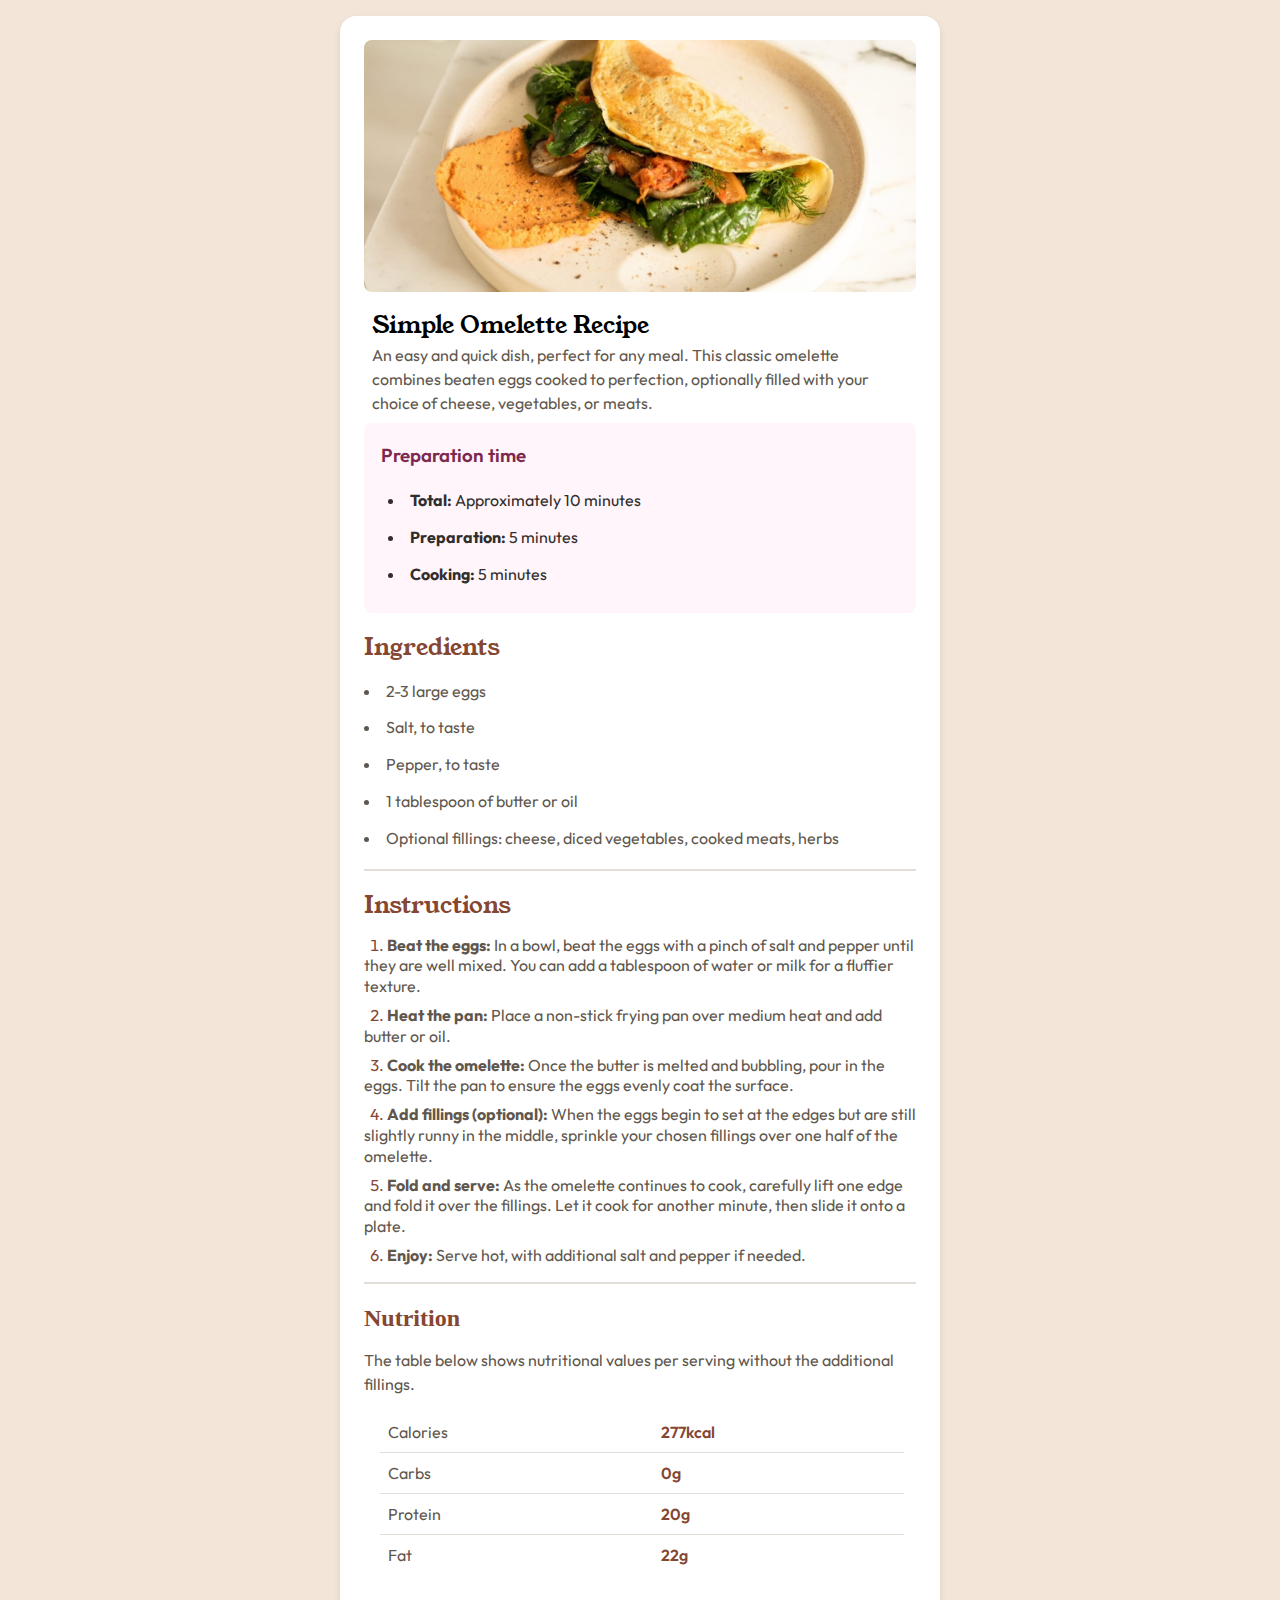
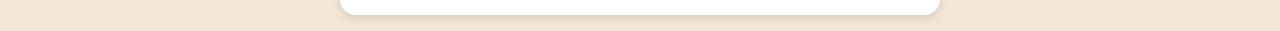
<file: 01_Recipe page/index.html>
<!DOCTYPE html>
<html lang="en">

<head>
    <meta charset="UTF-8">
    <meta name="viewport" content="width=device-width, initial-scale=1.0">
    <!-- External CSS -->
    <link rel="stylesheet" href="style.css">
    <!-- Google Fonts CDN -->
    <link rel="preconnect" href="https://fonts.googleapis.com">
    <link rel="preconnect" href="https://fonts.gstatic.com" crossorigin>
    <link href="https://fonts.googleapis.com/css2?family=Outfit:wght@100..900&family=Young+Serif&display=swap"
        rel="stylesheet">
    <!-- Favicon -->
    <link rel="shortcut icon" href="images/favicon-32x32.png" type="image/x-icon">
    <title>Recipe Page</title>
</head>

<body>
    <div class="container">
        <div class="card">
            <div class="image-section">
                <img src="images/image-omelette.jpeg" alt="Simple Omelette with vegetables and cheese">
            </div>

            <div class="section-one">
                <h1 class="young-serif-regular">Simple Omelette Recipe</h1>
                <p class="outfit-font">An easy and quick dish, perfect for any meal. This classic omelette combines
                    beaten
                    eggs cooked to perfection, optionally filled with your choice of cheese, vegetables, or meats. </p>
            </div>

            <div class="section-two">
                <h3 class="outfit-font">Preparation time</h3>
                <ul class="outfit-font">
                    <li> <b>Total:</b> Approximately 10 minutes</li>
                    <li><b>Preparation:</b> 5 minutes</li>
                    <li><b>Cooking:</b> 5 minutes</li>
                </ul>
            </div>

            <div class="section-three">
                <h2 class="young-serif-regular">Ingredients</h2>
                <ul class="outfit-font">
                    <li>2-3 large eggs</li>
                    <li>Salt, to taste</li>
                    <li>Pepper, to taste</li>
                    <li>1 tablespoon of butter or oil</li>
                    <li>Optional fillings: cheese, diced vegetables, cooked meats, herbs</li>
                </ul>
            </div>

            <hr>

            <div class="section-four">
                <h2 class="young-serif-regular">Instructions</h2>
                <ol class="outfit-font">
                    <li><b>Beat the eggs:</b> In a bowl, beat the eggs with a pinch of salt and pepper until they are
                        well mixed. You can add a tablespoon of water or milk for a fluffier texture.</li>
                    <li><b>Heat the pan:</b> Place a non-stick frying pan over medium heat and add butter or oil.</li>
                    <li><b>Cook the omelette:</b> Once the butter is melted and bubbling, pour in the eggs. Tilt the pan
                        to ensure the eggs evenly coat the surface.</li>
                    <li><b>Add fillings (optional):</b> When the eggs begin to set at the edges but are still slightly
                        runny in the middle, sprinkle your chosen fillings over one half of the omelette.</li>
                    <li><b>Fold and serve:</b> As the omelette continues to cook, carefully lift one edge and fold it
                        over the fillings. Let it cook for another minute, then slide it onto a plate.</li>
                    <li><b>Enjoy:</b> Serve hot, with additional salt and pepper if needed.</li>
                </ol>
            </div>

            <hr>

            <div class="section-five">
                <h2>Nutrition</h2>
                <p class="outfit-font">The table below shows nutritional values per serving without the additional
                    fillings.</p>
                <table class="outfit-font">
                    <tr>
                        <td>Calories</td>
                        <td class="values">277kcal</td>
                    </tr>
                    <tr>
                        <td>Carbs</td>
                        <td class="values">0g</td>
                    </tr>
                    <tr>
                        <td>Protein</td>
                        <td class="values">20g</td>
                    </tr>
                    <tr>
                        <td>Fat</td>
                        <td class="values">22g</td>
                    </tr>
                </table>
            </div>
        </div>
    </div>
</body>

</html>

<!-- 
Challenge by Frontend Mentor. Coded by Your Name Here.
-->
</file>
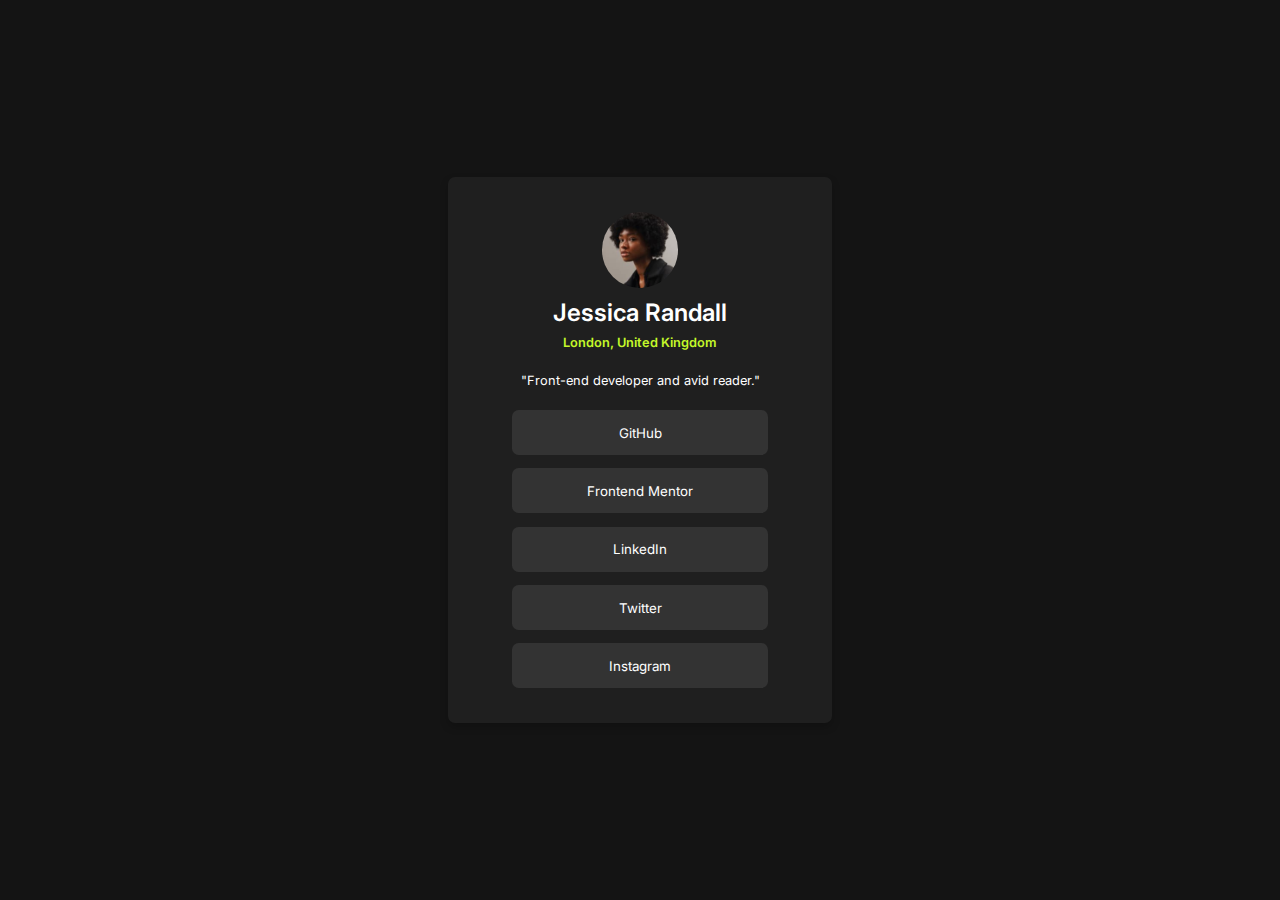
<file: 02_Social-links-profile/index.html>
<!DOCTYPE html>
<html lang="en">

<head>
  <meta charset="UTF-8">
  <meta name="viewport" content="width=device-width, initial-scale=1.0">
  <meta name="description" content="Profile card for Jessica Randall">
  <meta name="theme-color" content="#121212">

  <!-- displays site properly based on user's device -->
  <!-- Favicon -->
  <link rel="icon" type="image/png" sizes="32x32" href="assets/images/favicon-32x32.png">
  <!-- External CSS -->
  <link rel="stylesheet" href="style.css">
  <title>Frontend Mentor | Social links profile</title>

</head>

<body>
  <div class="container">
    <div class="card">
      <div class="profile-image">
        <img src="assets/images/avatar-jessica.jpeg" alt="Jessica Randall's profile picture">
      </div>
      <div class="name">
        <p>Jessica Randall</p>
      </div>
      <div class="address">
        <p>London, United Kingdom</p>
      </div>
      <div class="quotation">
        <p>"Front-end developer and avid reader."</p>
      </div>
      <div class="git">
        <button>GitHub</button>
      </div>
      <div class="frontend-mentor">
        <button>Frontend Mentor</button>
      </div>
      <div class="linkedIn">
        <button>LinkedIn</button>
      </div>
      <div class="twitter">
        <button>Twitter</button>
      </div>
      <div class="instagram">
        <button>Instagram</button>
      </div>
    </div>
    <!-- <div class="attribution">
      Challenge by <a href="https://www.frontendmentor.io?ref=challenge" target="_blank">Frontend Mentor</a>.
      Coded by <a href="#">Herika Rajput</a>.
    </div> -->
  </div>

</body>

</html>
</file>
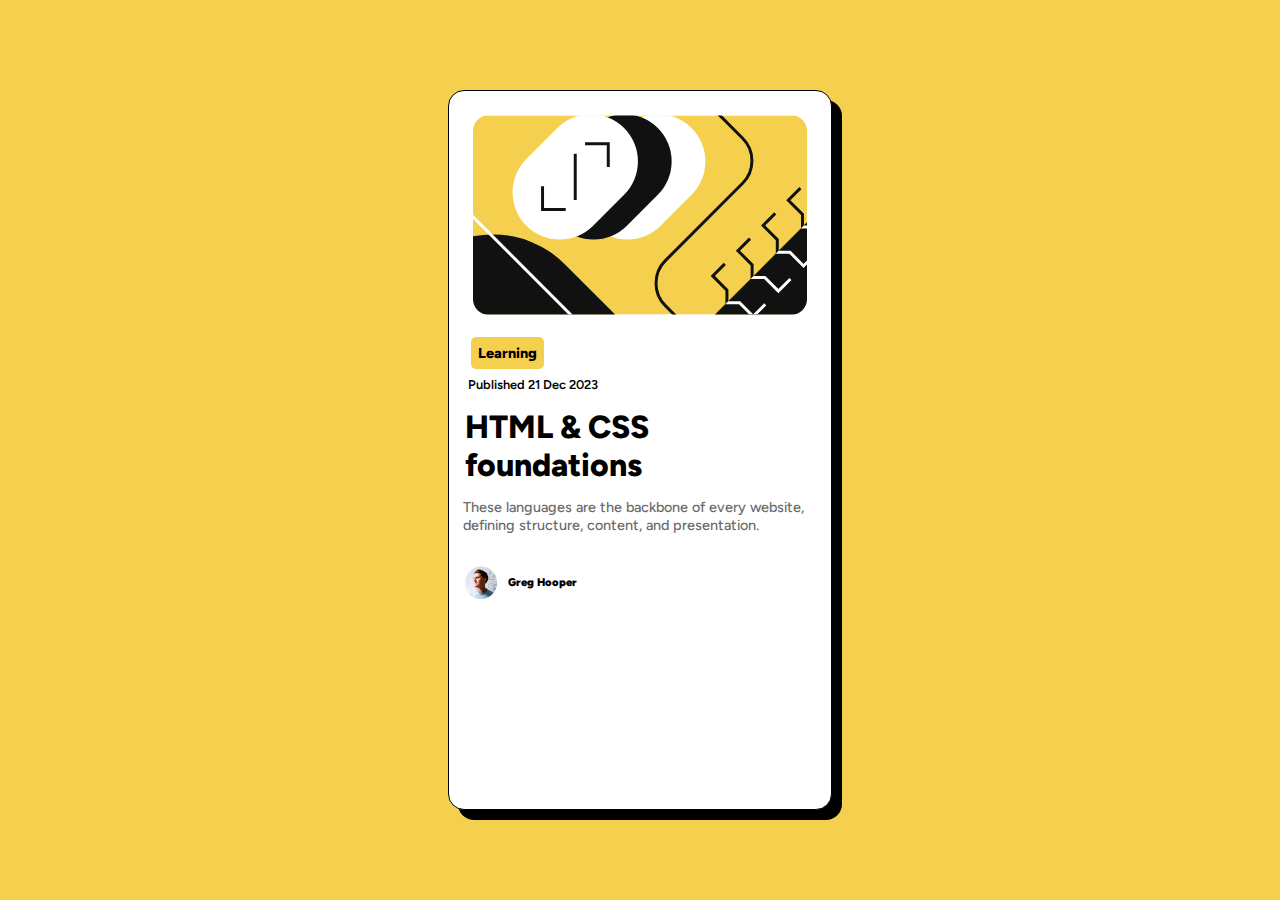
<file: 03_Blog-preview-card/index.html>
<!DOCTYPE html>
<html lang="en">

<head>
  <meta charset="UTF-8">
  <meta name="viewport" content="width=device-width, initial-scale=1.0">
  <link rel="icon" type="image/png" sizes="32x32" href="/assets/images/favicon-32x32.png">
  <title>Frontend Mentor | Blog preview card</title>
  <!-- External Css -->
  <link rel="stylesheet" href="style.css">

</head>

<body>
  <div class="container">
    <div class="card">
      <img class="illustration-img" src="assets/images/illustration-article.svg" alt="Illustration">
      <span class="label">Learning</span>

      <p class="date">Published 21 Dec 2023</p>

      <h1>HTML & CSS foundations</h1>

      <p class="definition">
        These languages are the backbone of every website, defining structure, content, and presentation.
      </p>
      <div class="profile">
        <img class="profile-image" src="assets/images/image-avatar.webp" alt="Author">
        <span class="author-name">Greg Hooper</span>
      </div>

    </div>
  </div>
  <!-- <div class="attribution">
    Challenge by <a href="https://www.frontendmentor.io?ref=challenge" target="_blank">Frontend Mentor</a>.
    Coded by <a href="#">Your Name Here</a>.
  </div> -->
</body>

</html>
</file>
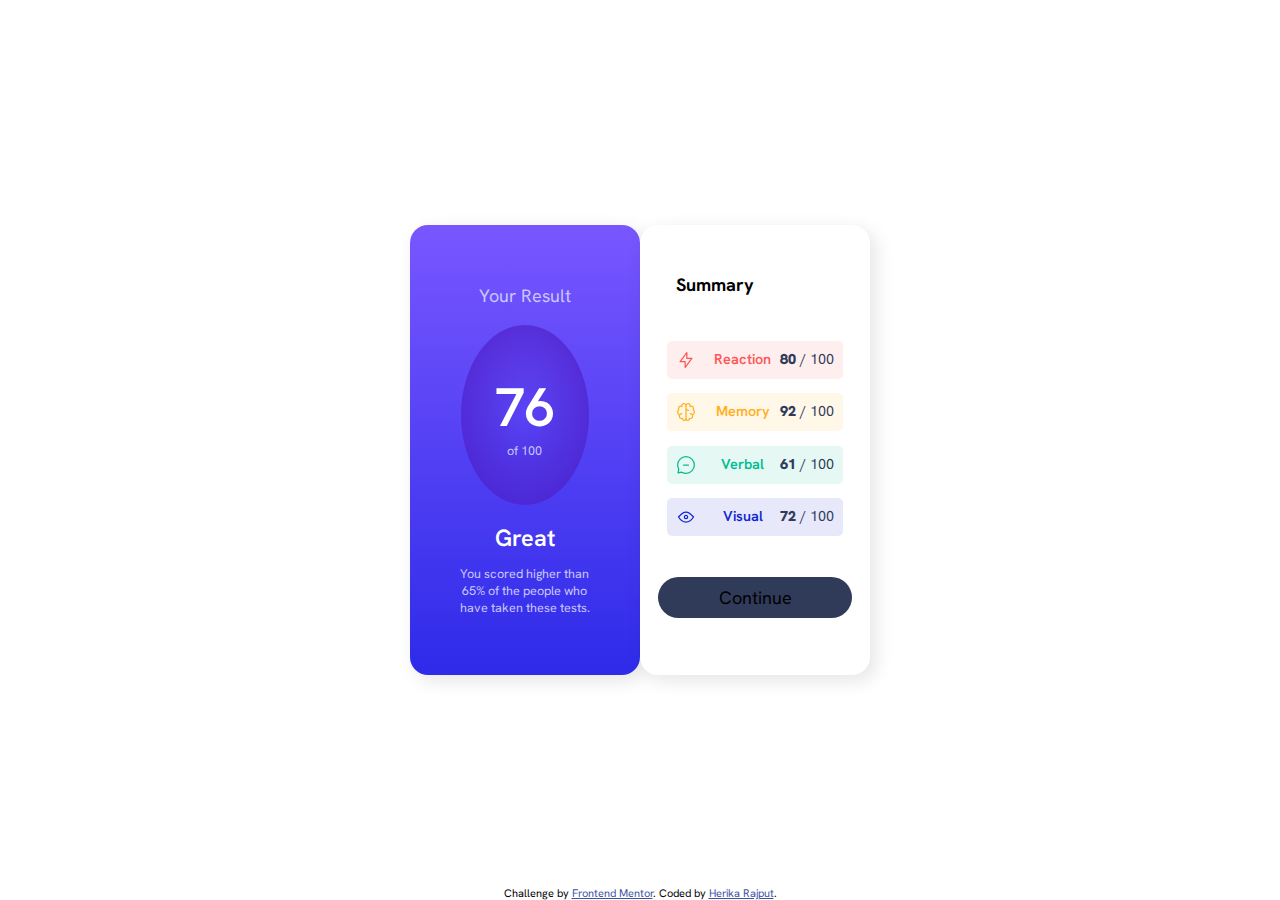
<file: 04_Results-summary-component/index.html>
<!DOCTYPE html>
<html lang="en">

<head>
  <meta charset="UTF-8">
  <meta name="viewport" content="width=device-width, initial-scale=1.0">
  <!-- displays site properly based on user's device -->
  <!-- Favicon -->
  <link rel="icon" type="image/png" sizes="32x32" href="/assets/images/favicon-32x32.png">
  <!-- External CSS -->
  <link rel="stylesheet" href="style.css">
  <title>Frontend Mentor | Results summary component</title>
</head>

<body>
  <div class="container">

    <div class="card1">
      <span class="your-result">Your Result</span>
      <div class="gradient-circle">
        <p class="result-value">76</p>
        <p class="total-value">of 100</p>
      </div>
      <span class="greeting">Great</span>
      <p class="instruction">You scored higher than 65% of the people who have taken these tests.</p>
    </div>

    <div class="card2">
      <h3 class="summary">Summary</h3>
      <div class="result">
        <div class="reaction">
          <img src="assets/images/icon-reaction.svg" alt="Reaction-icon">
          <span class="result-heading">Reaction</span>
          <span class="acheived-marks"><strong>80</strong> / 100</span>
        </div>
        <div class="memory">
          <img src="assets/images/icon-memory.svg" alt="Memory-icon">
          <span class="result-heading">Memory</span>
          <span class="acheived-marks"><strong>92</strong> / 100</span>
        </div>
        <div class="verbal">
          <img src="assets/images/icon-verbal.svg" alt="Verbal-icon">
          <span class="result-heading">Verbal</span>
          <span class="acheived-marks"><strong>61</strong> / 100</span>
        </div>
        <div class="visual">
          <img src="assets/images/icon-visual.svg" alt="Visual-icon">
          <span class="result-heading">Visual</span>
          <span class="acheived-marks"><strong>72</strong> / 100</span>
        </div>
      </div>
      <button class="continue">Continue</button>
    </div>

    <div class="attribution">
      Challenge by <a href="https://www.frontendmentor.io?ref=challenge" target="_blank">Frontend Mentor</a>.
      Coded by <a href="#">Herika Rajput</a>.
    </div>
  </div>


</body>

</html>
</file>
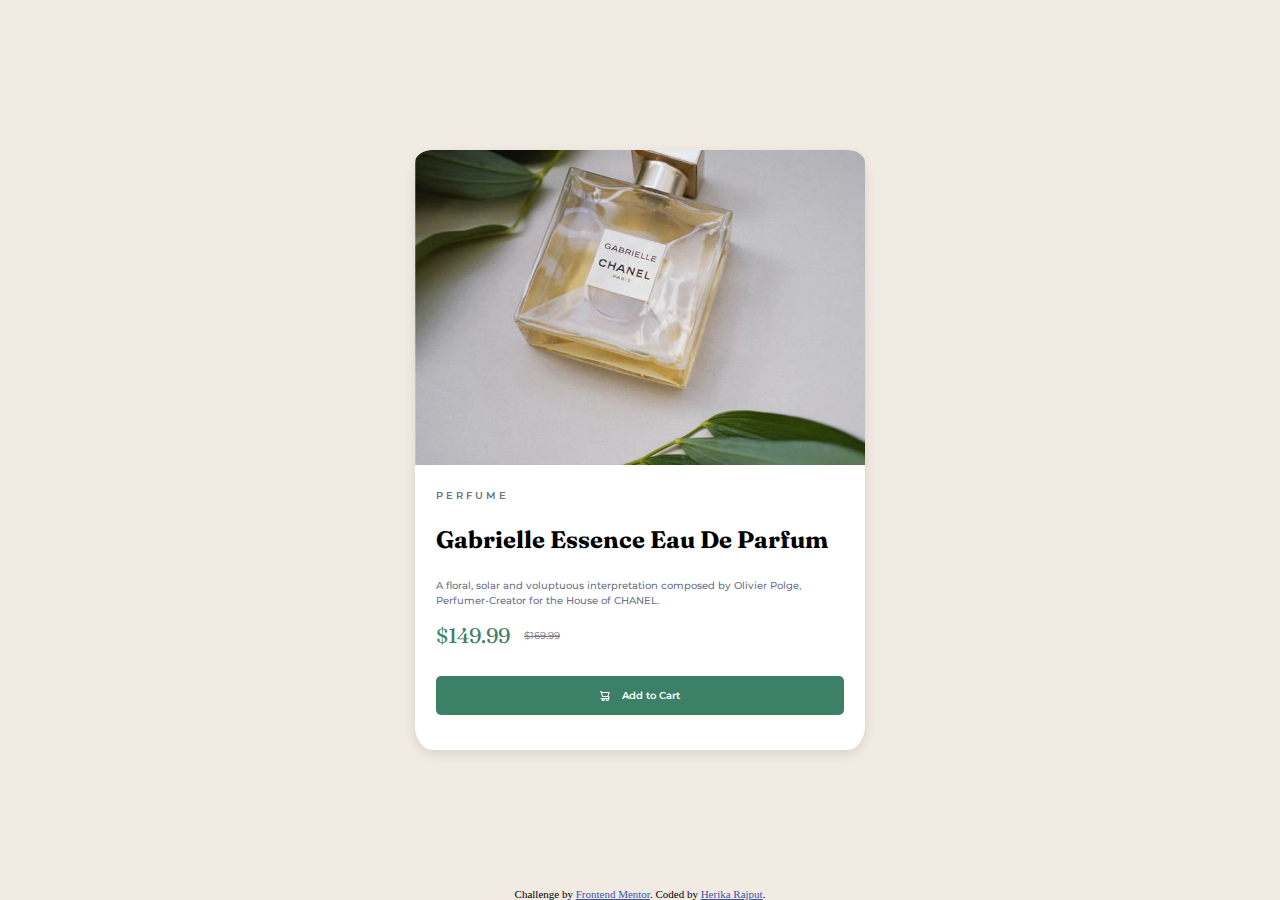
<file: 05_Product-preview-card-component/index.html>
<!DOCTYPE html>
<html lang="en">

<head>
  <meta charset="UTF-8">
  <meta name="viewport" content="width=device-width, initial-scale=1.0">
  <!-- Favicon -->
  <link rel="icon" type="image/png" sizes="32x32" href="/images/favicon-32x32.png">
  <!-- External CSS -->
  <link rel="stylesheet" href="style.css">
  <title>Frontend Mentor | Product preview card component</title>

</head>

<body>
  <div class="container">
    <div class="card">
      <picture>
        <source src="images/image-product-desktop.jpg" media="(min-width: 768px)">
        <img class="perfume-mobile-img" src="images/image-product-mobile.jpg" alt="Perfume Image">
      </picture>
      <div class="product-detail">
        <span class="product-name">Perfume</span>
        <h1>Gabrielle Essence Eau De Parfum</h1>
        <p class="product-description">A floral, solar and voluptuous interpretation composed by Olivier Polge,
          Perfumer-Creator for the House of CHANEL.</p>
        <div class="product-pricing">
          <span class="product-price">$149.99</span>
        <span class="product-original-price">$169.99</span>
        </div>
        <button class="add-to-card"> <img src="images/icon-cart.svg" alt="Cart icon">Add to Cart</button>
      </div>
    </div>
    <div class="attribution">
      Challenge by <a href="https://www.frontendmentor.io?ref=challenge" target="_blank">Frontend Mentor</a>.
      Coded by <a href="#">Herika Rajput</a>.
    </div>
  </div>
</body>

</html>
</file>
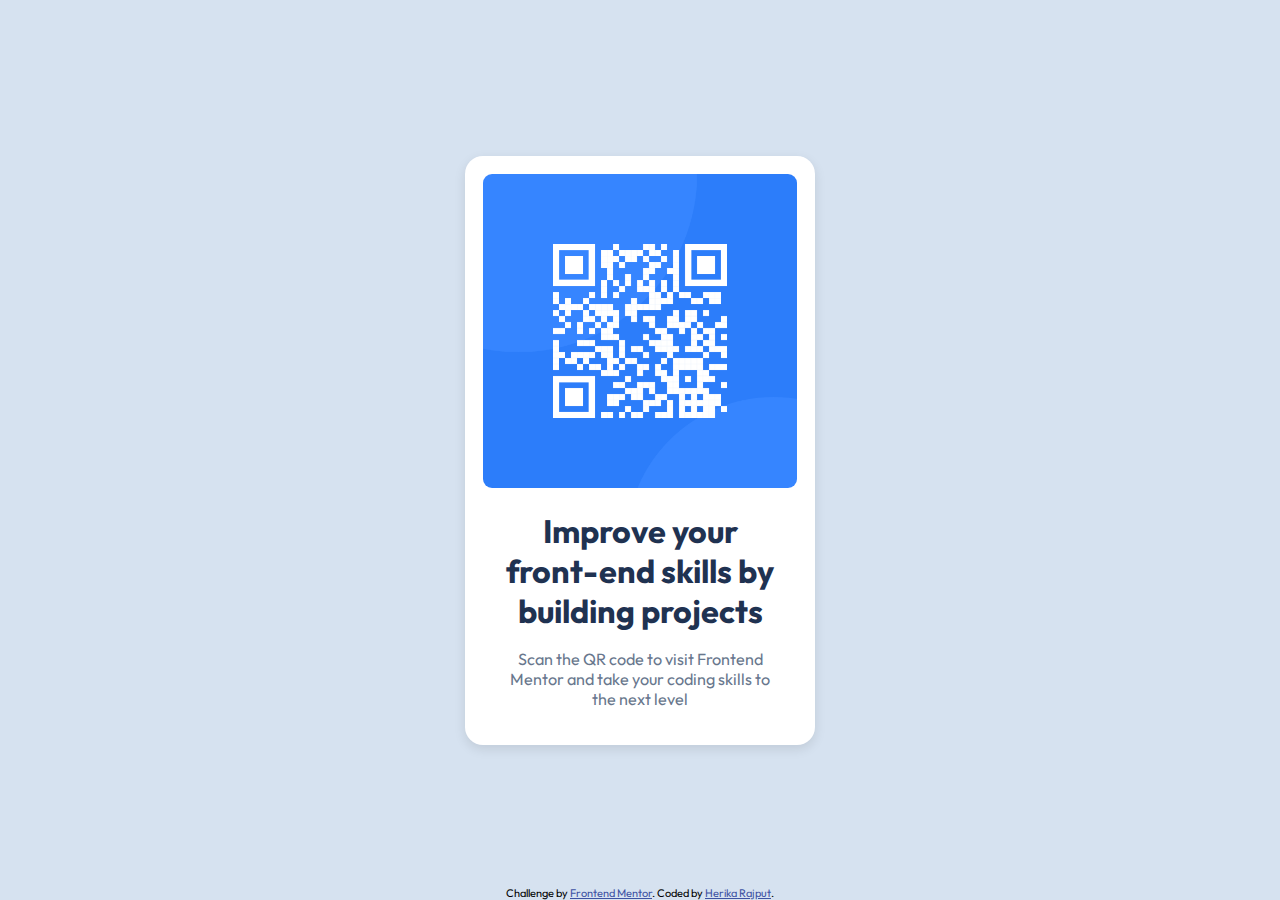
<file: 06_QR-code-component/index.html>
<!DOCTYPE html>
<html lang="en">

<head>
  <meta charset="UTF-8">
  <meta name="viewport" content="width=device-width, initial-scale=1.0">
  <!-- Favicon -->
  <link rel="icon" type="image/png" sizes="32x32" href="./images/favicon-32x32.png">
  <!-- External CSS -->
  <link rel="stylesheet" href="style.css">
  <title>Frontend Mentor | QR code component</title>
</head>

<body>
  <main>
    <div class="card">
      <img src="images/image-qr-code.png" alt="QR Code image">
      <h1 class="image-heading">Improve your front-end skills by building projects</h1>
      <p class="img-description">Scan the QR code to visit Frontend Mentor and take your coding skills to the next level
      </p>
    </div>
    <div class="attribution">
      Challenge by <a href="https://www.frontendmentor.io?ref=challenge" target="_blank">Frontend Mentor</a>.
      Coded by <a href="#">Herika Rajput</a>.
    </div>
  </main>
  
</body>

</html>
</file>
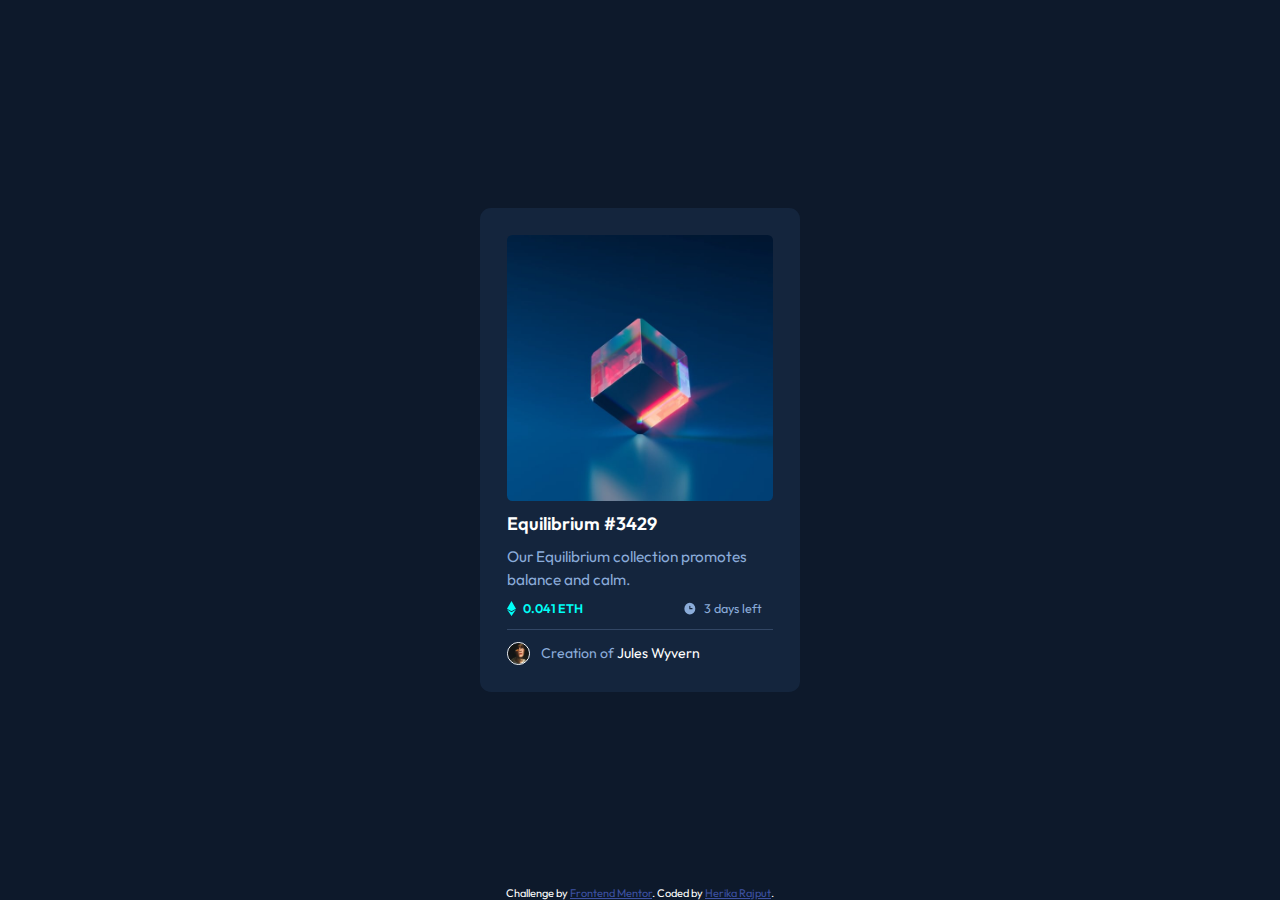
<file: 07_NFT-preview-card-component/index.html>
<!DOCTYPE html>
<html lang="en">

<head>
  <meta charset="UTF-8">
  <meta name="viewport" content="width=device-width, initial-scale=1.0">
  <!-- Favicon -->
  <link rel="icon" type="image/png" sizes="32x32" href="./images/favicon-32x32.png">
  <!-- External CSS -->
  <link rel="stylesheet" href="style.css">
  <title>Frontend Mentor | NFT preview card component</title>
</head>

<body>
  <main>
    <div class="card">
      <div class="img-container">
        <img src="images/image-equilibrium.jpg" alt="NFT Image" class="nft-img">
        <div class="hover">
          <img src="images/icon-view.svg" alt="View icon for hover effect" class="hover-img">
        </div>
      </div>
      <p class="nft-name">Equilibrium #3429</p>
      <p class="nft-details">Our Equilibrium collection promotes balance and calm.</p>

      <div class="ethereum-detail">
        <div class="value">
          <img class="ethereum-icon" src="images/icon-ethereum.svg" alt="Ethereum Icon">
          <span class="ethereum-val">0.041 ETH</span>
        </div>
        <div class="time">
          <img src="images/icon-clock.svg" alt="Clock Icon" class="clock-icon">
          <span class="remaining-time">3 days left</span>
        </div>
      </div>

      <hr>

      <div class="profile-details">
        <img src="images/image-avatar.png" alt="Profile Picture" class="profile-img">
        <p class="about-profile">Creation of <span class="name">Jules Wyvern</span></p>
      </div>
    </div>
    <div class="attribution">
      Challenge by <a href="https://www.frontendmentor.io?ref=challenge" target="_blank">Frontend Mentor</a>.
      Coded by <a href="#">Herika Rajput</a>.
    </div>
  </main>
</body>

</html>
</file>
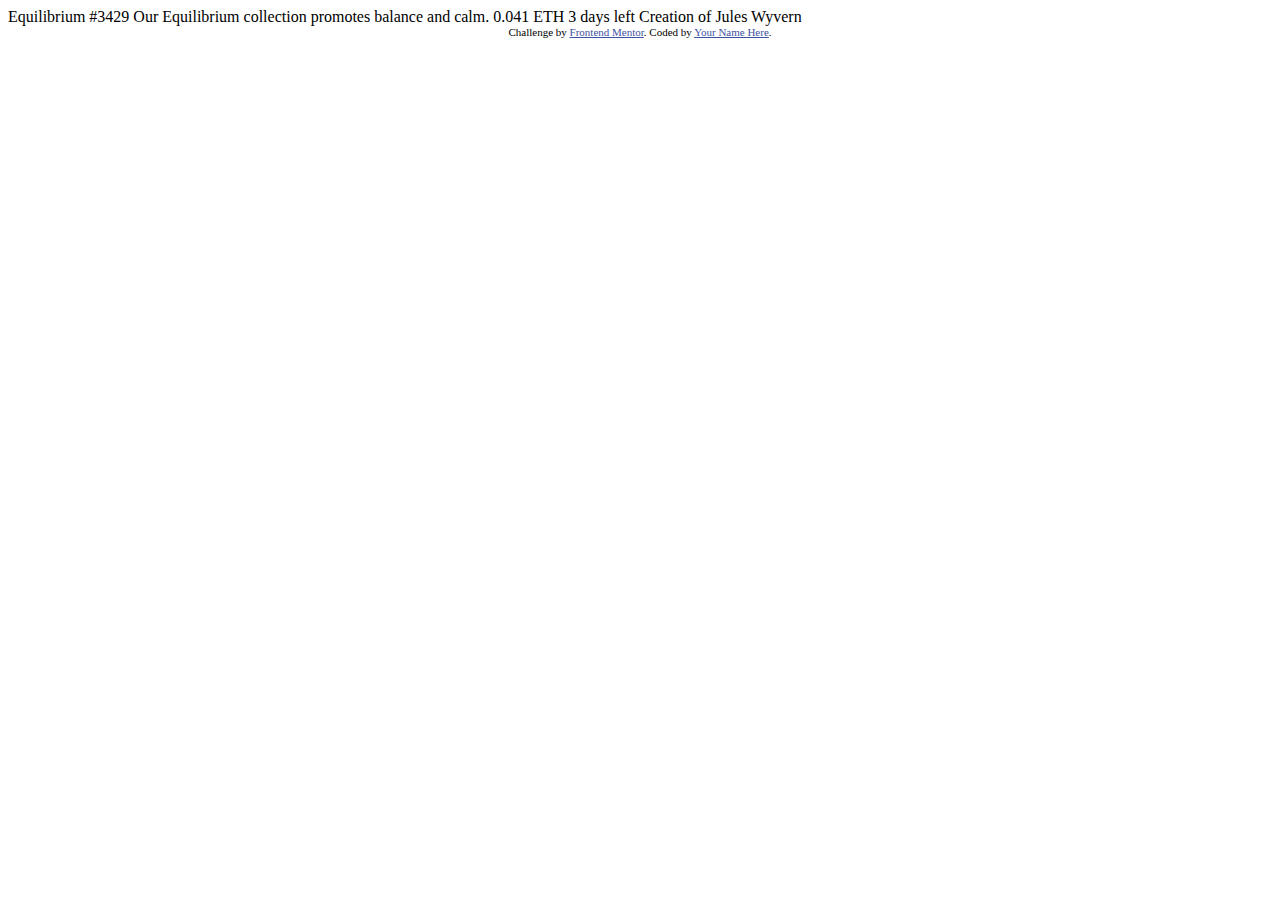
<file: 08_NFT-preview-card-component/index.html>
<!DOCTYPE html>
<html lang="en">
<head>
  <meta charset="UTF-8">
  <meta name="viewport" content="width=device-width, initial-scale=1.0"> <!-- displays site properly based on user's device -->

  <link rel="icon" type="image/png" sizes="32x32" href="./images/favicon-32x32.png">
  
  <title>Frontend Mentor | NFT preview card component</title>

  <!-- Feel free to remove these styles or customise in your own stylesheet 👍 -->
  <style>
    .attribution { font-size: 11px; text-align: center; }
    .attribution a { color: hsl(228, 45%, 44%); }
  </style>
</head>
<body>

  Equilibrium #3429

  Our Equilibrium collection promotes balance and calm.

  0.041 ETH
  3 days left
  
  Creation of Jules Wyvern

  <div class="attribution">
    Challenge by <a href="https://www.frontendmentor.io?ref=challenge" target="_blank">Frontend Mentor</a>. 
    Coded by <a href="#">Your Name Here</a>.
  </div>
</body>
</html>
</file>
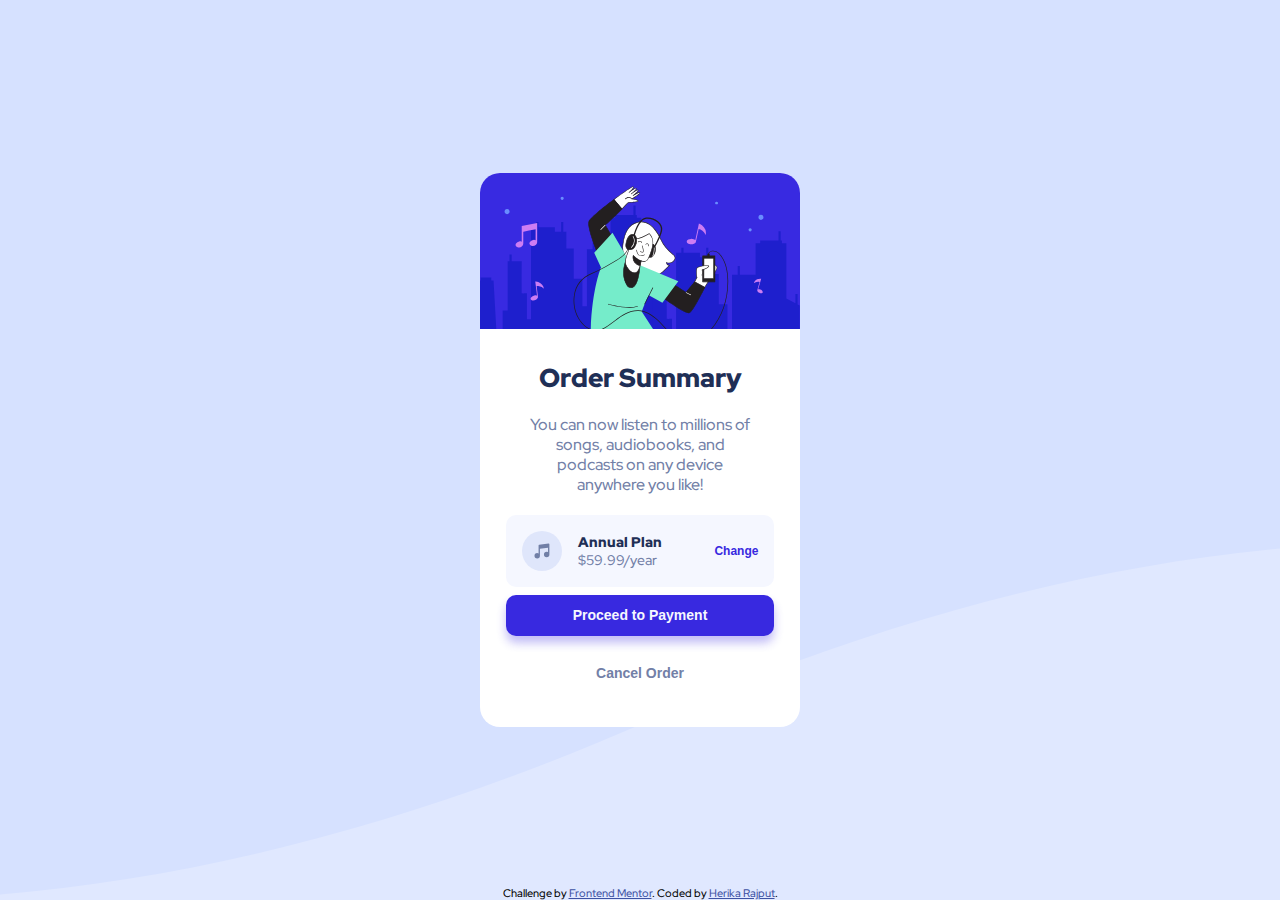
<file: 08_Order-summary-component/index.html>
<!DOCTYPE html>
<html lang="en">

<head>
  <meta charset="UTF-8">
  <meta name="viewport" content="width=device-width, initial-scale=1.0">
  <!-- Favicon -->
  <link rel="icon" type="image/png" sizes="32x32" href="./images/favicon-32x32.png">
  <!-- External CSS -->
  <link rel="stylesheet" href="style.css">
  <title>Frontend Mentor | Order summary card</title>
</head>

<body>
  <main>
    <div class="card">
      <img src="images/illustration-hero.svg" alt="Illustration Image" class="illustration-img">

      <div class="card-details">
        <h1 class="heading">Order Summary</h1>
        <p class="description">You can now listen to millions of songs, audiobooks, and podcasts on any
          device anywhere you like!</p>
        <div class="purchase-div">
          <img src="images/icon-music.svg" alt="Music Icon" class="music-icon">
          <div class="purchase-plan">
            <span class="annual-plan">Annual Plan</span>
            <span class="price">$59.99/year</span>
          </div>
          <button class="change-plan">Change</button>
        </div>
          <button class="payment-btn">Proceed to Payment</button>
          <button class="cancel-order-btn">Cancel Order</button>
      </div>
    </div>
    <div class="attribution">
      Challenge by <a href="https://www.frontendmentor.io?ref=challenge" target="_blank">Frontend Mentor</a>.
      Coded by <a href="#">Herika Rajput</a>.
    </div>
  </main>
</body>

</html>
</file>
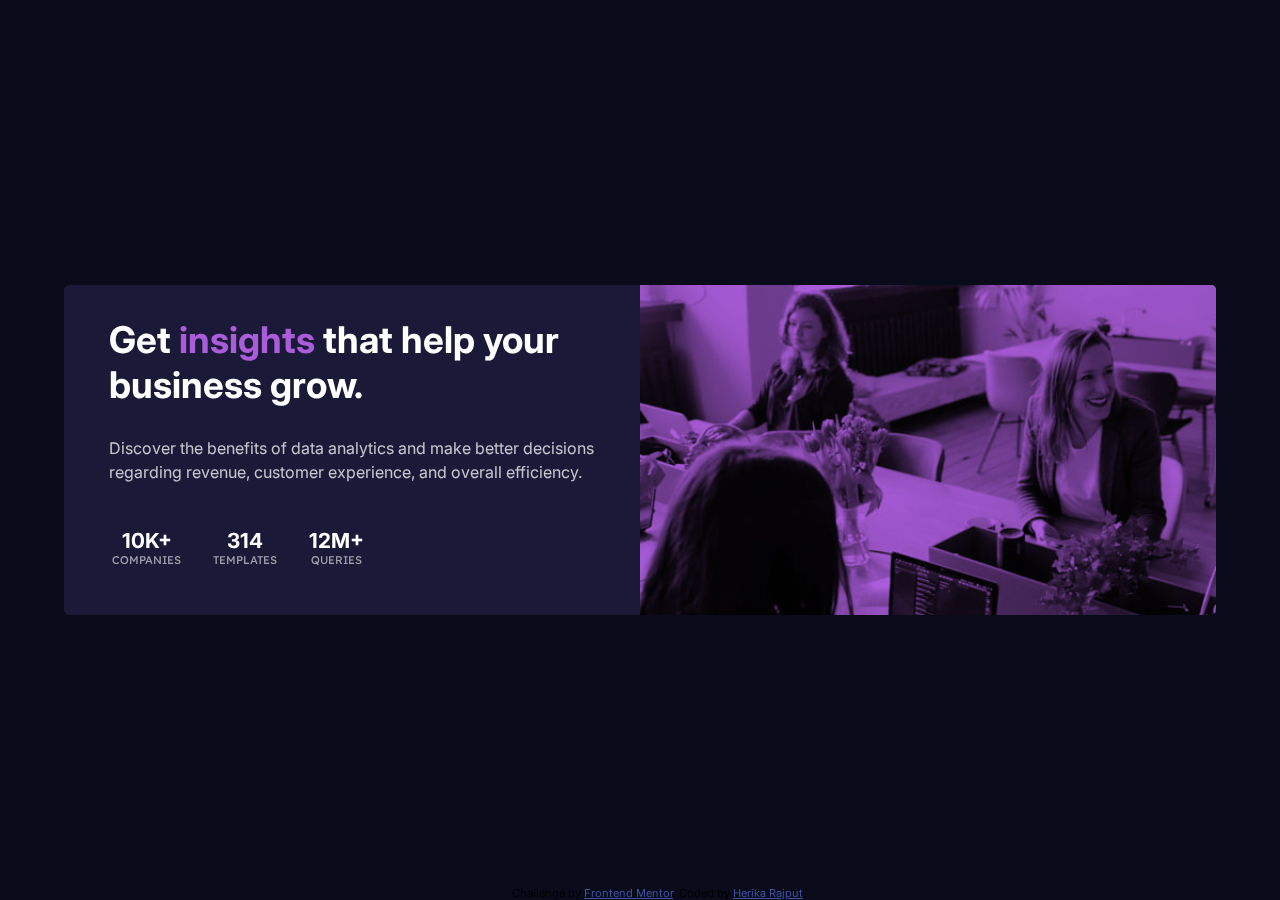
<file: 09_Stats-preview-card-component/index.html>
<!DOCTYPE html>
<html lang="en">

<head>
  <meta charset="UTF-8">
  <meta name="viewport" content="width=device-width, initial-scale=1.0">
  <!-- Favicon -->
  <link rel="icon" type="image/png" sizes="32x32" href="./images/favicon-32x32.png">
  <!-- External CSS -->
  <link rel="stylesheet" href="style.css">

  <title>Frontend Mentor | Stats preview card component</title>
</head>

<body>
  <main>

    <section class="card">

      <div class="image-container">
        <!-- <img src="images/image-header-mobile.jpg" alt="Mobile version" class="mobile-image">
        <img src="images/image-header-desktop.jpg" alt="Desktop version" class="desktop-image"> -->
      </div>

      <div class="text-container">
        <h1 class="main-heading">Get <span>insights</span> that help your business grow.</h1>
        <p class="description">Discover the benefits of data analytics and make better decisions regarding revenue,
          customer experience, and overall efficiency.</p>
        <ul class="statistics">
          <li>
            <h2 class="stat-heading">10k+</h2>
            <p class="stat-name">companies</p>
          </li>
          <li>
            <h2 class="stat-heading">314</h2>
            <p class="stat-name">templates</p>
          </li>
          <li>
            <h2 class="stat-heading">12m+</h2>
            <p class="stat-name">queries</p>
          </li>
        </ul>
      </div>
    </section>

    <div class="attribution">
      Challenge by <a href="https://www.frontendmentor.io?ref=challenge" target="_blank">Frontend Mentor</a>.
      Coded by <a href="#">Herika Rajput</a>.
    </div>
  </main>
</body>

</html>
</file>
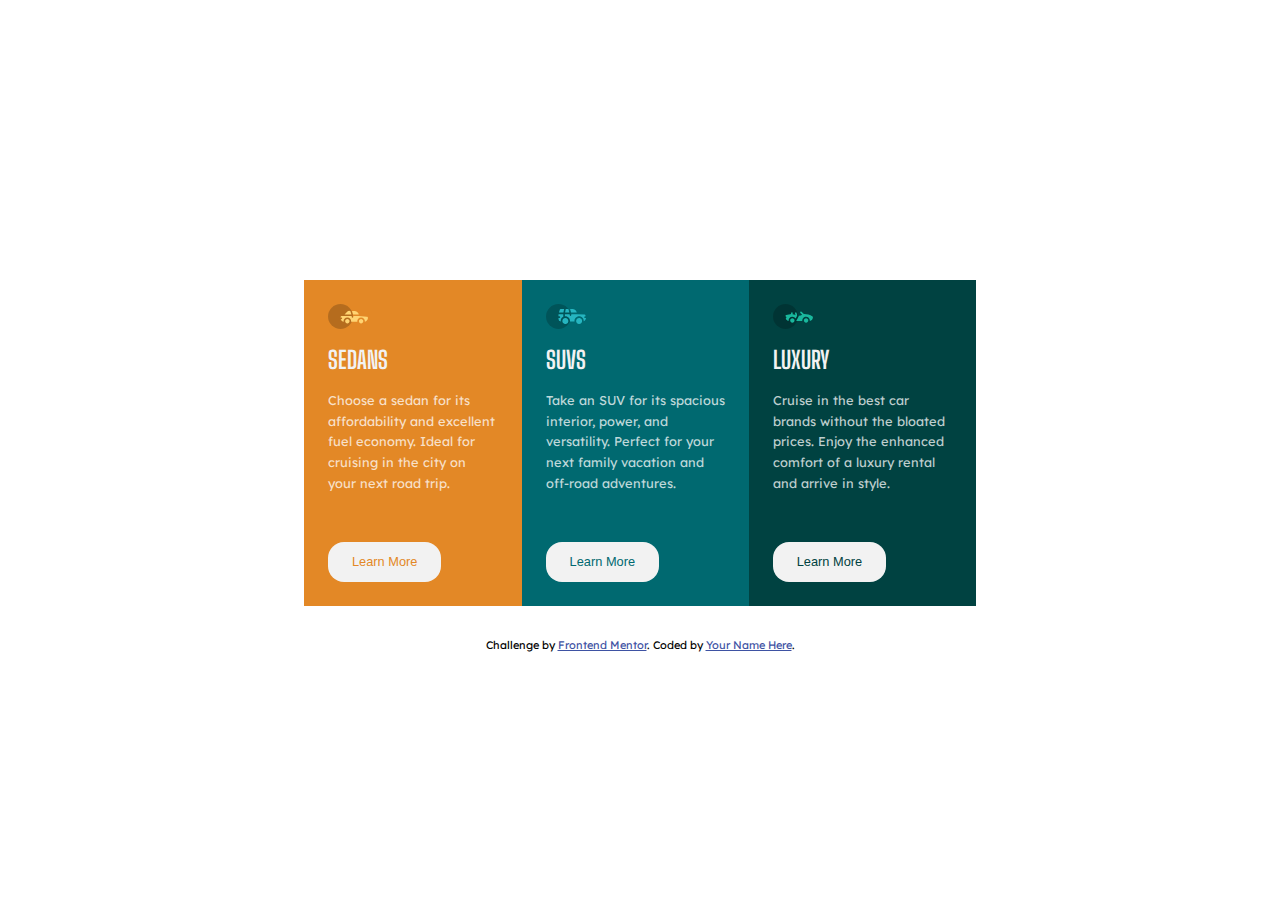
<file: 10_3-column-preview-card-component/index.html>
<!DOCTYPE html>
<html lang="en">

<head>
  <meta charset="UTF-8">
  <meta name="viewport" content="width=device-width, initial-scale=1.0">
  <!-- Favicon -->
  <link rel="icon" type="image/png" sizes="32x32" href="./images/favicon-32x32.png">
  <!-- External CSS -->
  <link rel="stylesheet" href="style.css">
  <title>Frontend Mentor | 3-column preview card component</title>
</head>

<body>
  <section class="card">
    <div class="sedan">
      <img src="images/icon-sedans.svg" alt="Sedan Icon" class="icon">
      <h1 class="heading">Sedans</h1>
      <p class="description">Choose a sedan for its affordability and excellent fuel economy. Ideal for cruising in the
        city on your next road trip.</p>
      <button class="learn-more">Learn More</button>
    </div>

    <div class="suv">
      <img src="images/icon-suvs.svg" alt="SUV Icon" class="icon">
      <h1 class="heading">SUVs</h1>
      <p class="description">Take an SUV for its spacious interior, power, and versatility. Perfect for your next family
        vacation
        and off-road adventures.</p>
      <button class="learn-more">Learn More</button>
    </div>

    <div class="luxury">
      <img src="images/icon-luxury.svg" alt="Luxury Car Icon" class="icon">
      <h1 class="heading">Luxury</h1>
      <p class="description">Cruise in the best car brands without the bloated prices. Enjoy the enhanced comfort of a
        luxury rental and arrive in style.</p>
      <button class="learn-more">Learn More</button>
    </div>

  </section>
  <div class="attribution">
    Challenge by <a href="https://www.frontendmentor.io?ref=challenge" target="_blank">Frontend Mentor</a>.
    Coded by <a href="#">Your Name Here</a>.
  </div>
</body>

</html>
</file>
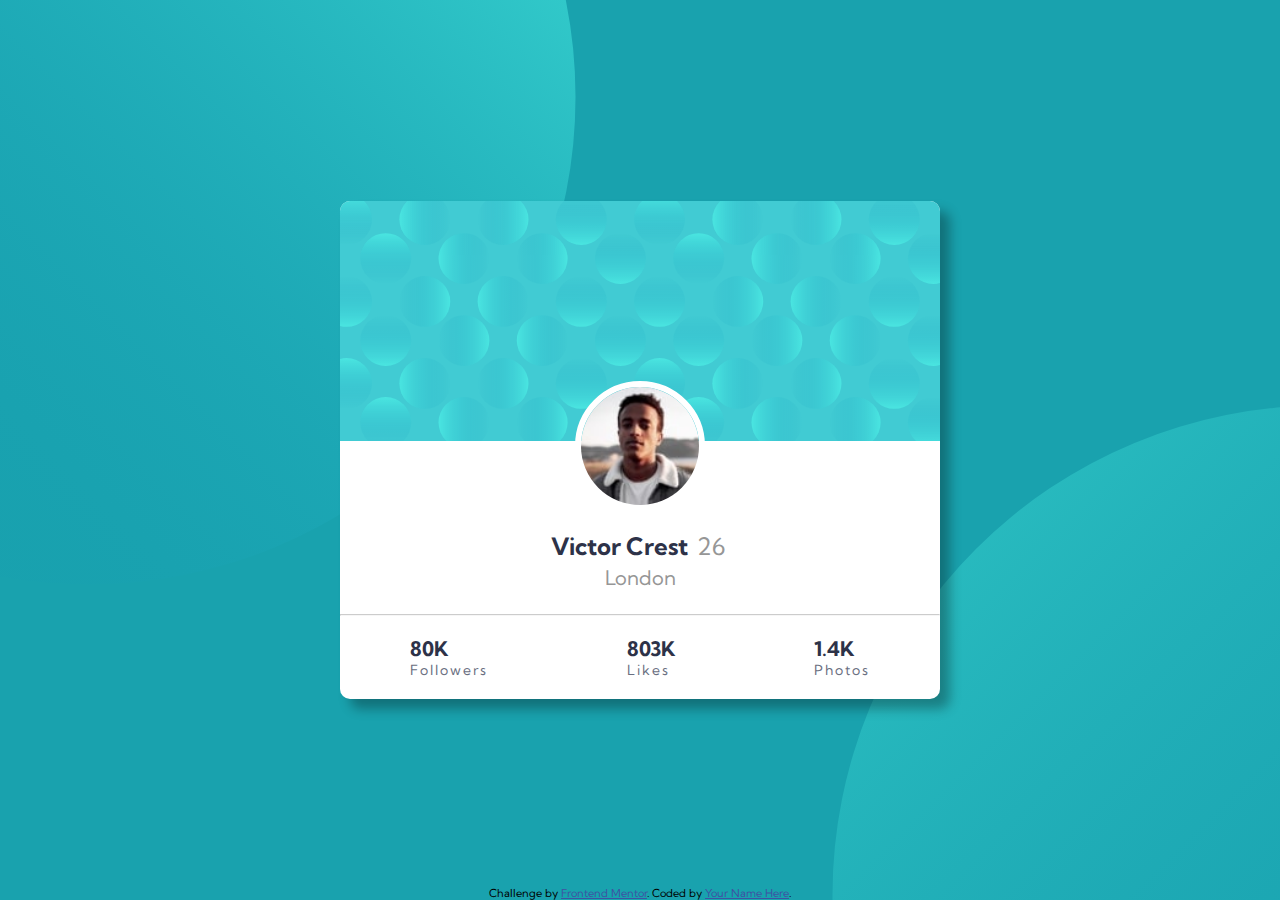
<file: 11_profile-card-component/index.html>
<!DOCTYPE html>
<html lang="en">

<head>
  <meta charset="UTF-8">
  <meta name="viewport" content="width=device-width, initial-scale=1.0">
  <!-- Favicon -->
  <link rel="icon" type="image/png" sizes="32x32" href="./images/favicon-32x32.png">
  <!-- External CSS -->
  <link rel="stylesheet" href="style.css">
  <title>Frontend Mentor | Profile card component</title>
</head>

<body>
  <main>
    <div class="card">
      <img src="images/bg-pattern-card.svg" class="profile-bg"></img>
      <img src="images/image-victor.jpg" alt="Profile image of Victor Crest" class="profile-img">
      <p class="name">Victor Crest <span class="age">26</span> </p>
      <span class="city">London</span>
      <hr>
      <ul class="followers">
        <li>
          <p class="stats">80K</p>
          <p class="social-group">Followers</p>
        </li>
        <li>
          <p class="stats">803K</p>
          <p class="social-group">Likes</p>
        </li>
        <li>
          <p class="stats">1.4K</p>
          <p class="social-group">Photos</p>
        </li>
      </ul>
    </div>
    <div class="attribution">
      Challenge by <a href="https://www.frontendmentor.io?ref=challenge" target="_blank">Frontend Mentor</a>.
      Coded by <a href="#">Your Name Here</a>.
    </div>
  </main>
</body>

</html>
</file>
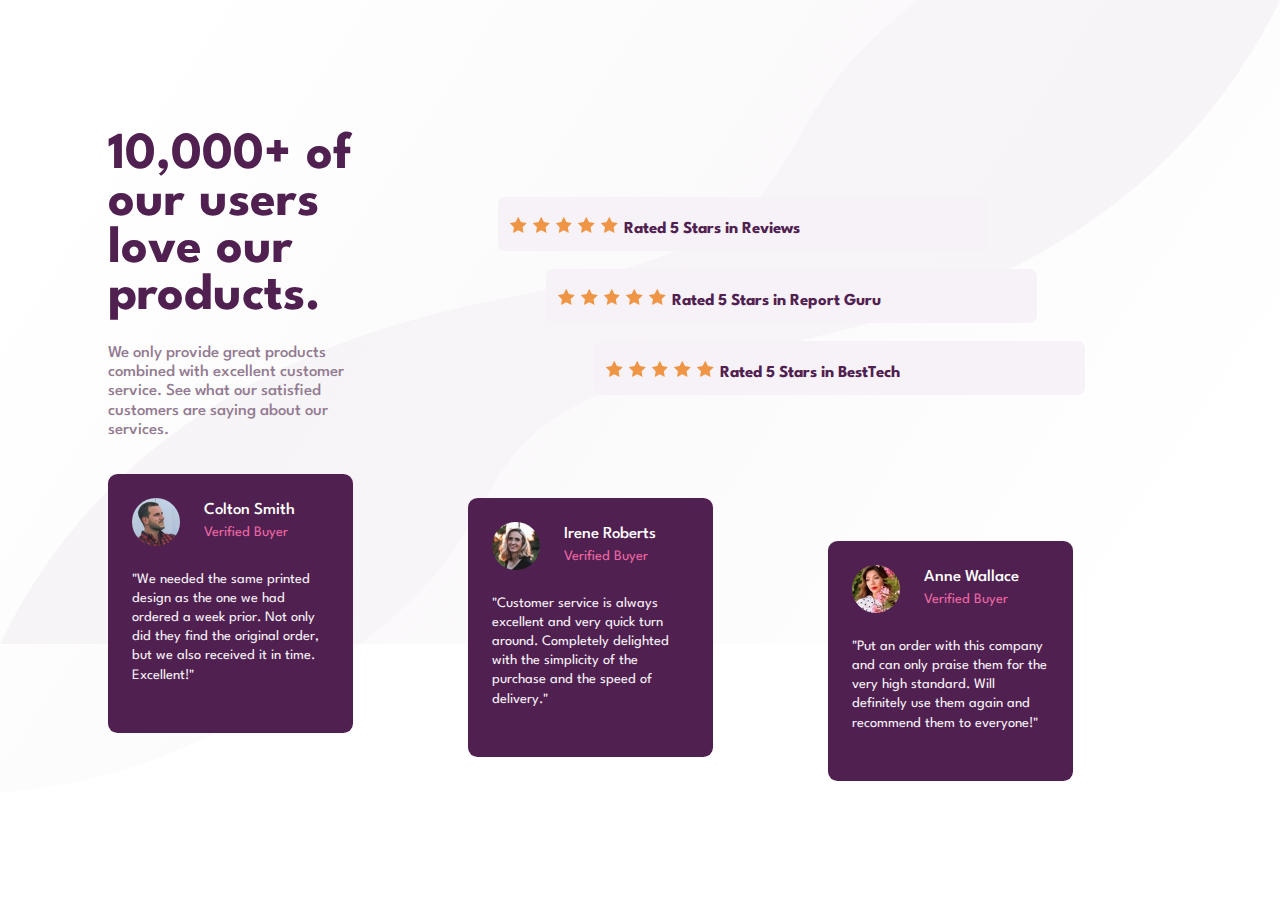
<file: 12_Social-proof-section-master/index.html>
<!DOCTYPE html>
<html lang="en">

<head>
  <meta charset="UTF-8" />
  <meta name="viewport" content="width=device-width, initial-scale=1.0" />
  <!-- Favicon -->
  <link rel="icon" type="image/png" sizes="32x32" href="./images/favicon-32x32.png">
  <!-- External CSS -->
  <link rel="stylesheet" href="style.css">

  <title>Frontend Mentor | Social proof section</title>

</head>

<body>
  <section class="text-review-section">
    <div class="text-container">
      <header>
        <h1>10,000+ of our users love our products.</h1>
      </header>
      <main>
        <div class="description">
          <p>
            We only provide great products combined with excellent customer service.
            See what our satisfied customers are saying about our services.
          </p>
        </div>
    </div>

    <div class="review">
      <!-- Section 1 -->
      <section class="section-1">
        <img src="images/icon-star.svg" alt="" class="star">
        <img src="images/icon-star.svg" alt="" class="star">
        <img src="images/icon-star.svg" alt="" class="star">
        <img src="images/icon-star.svg" alt="" class="star">
        <img src="images/icon-star.svg" alt="" class="star">

        <div class="ratings">
          <p>Rated 5 Stars in Reviews</p>
        </div>
      </section>

      <!-- Section 2 -->
      <section class="section-2">
        <img src="images/icon-star.svg" alt="" class="star">
        <img src="images/icon-star.svg" alt="" class="star">
        <img src="images/icon-star.svg" alt="" class="star">
        <img src="images/icon-star.svg" alt="" class="star">
        <img src="images/icon-star.svg" alt="" class="star">

        <div class="ratings">
          <p>Rated 5 Stars in Report Guru</p>
        </div>
      </section>

      <!-- Section 3 -->
      <section class="section-3">
        <img src="images/icon-star.svg" alt="" class="star">
        <img src="images/icon-star.svg" alt="" class="star">
        <img src="images/icon-star.svg" alt="" class="star">
        <img src="images/icon-star.svg" alt="" class="star">
        <img src="images/icon-star.svg" alt="" class="star">

        <div class="ratings">
          <p>Rated 5 Stars in BestTech</p>
        </div>
      </section>

    </div>
  </section>

  <section class="comment-section">
    <!-- Comment Section 1 -->
    <div class="comment-section-1">
      <div class="profile">
        <img src="images/image-colton.jpg" alt="" class="profile-img">
        <div class="name-container">
          <span class="name">Colton Smith</span>
          <span class="verified">Verified Buyer</span>
        </div>
      </div>
      <p class="comments">"We needed the same printed design as the one we had ordered a week prior.
        Not only did they find the original order, but we also received it in time.
        Excellent!"</p>
    </div>

    <!-- Comment Section 2 -->
    <div class="comment-section-2">
      <div class="profile">
        <img src="images/image-irene.jpg" alt="" class="profile-img">
        <div class="name-container">
          <span class="name"> Irene Roberts</span>
          <span class="verified">Verified Buyer</span>
        </div>
      </div>
      <p class="comments">"Customer service is always excellent and very quick turn around. Completely delighted
        with
        the simplicity of the purchase and the speed of delivery."</p>
    </div>

    <!-- Comment Section 3 -->
    <div class="comment-section-3">
      <div class="profile">
        <img src="images/image-anne.jpg" alt="" class="profile-img">
        <div class="name-container">
          <span class="name">Anne Wallace</span>
          <span class="verified">Verified Buyer</span>
        </div>
      </div>
      <p class="comments">"Put an order with this company and can only praise them for the very high
        standard. Will definitely use them again and recommend them to everyone!"</p>
    </div>
  </section>
  </main>
  <!-- <footer>
    <div class="attribution"></div>
    Challenge by
    <a href="https://www.frontendmentor.io?ref=challenge" target="_blank">Frontend Mentor</a>. Coded by <a
      href="#">Herika Rajput</a>.
    </div>
  </footer> -->


</body>

</html>
</file>
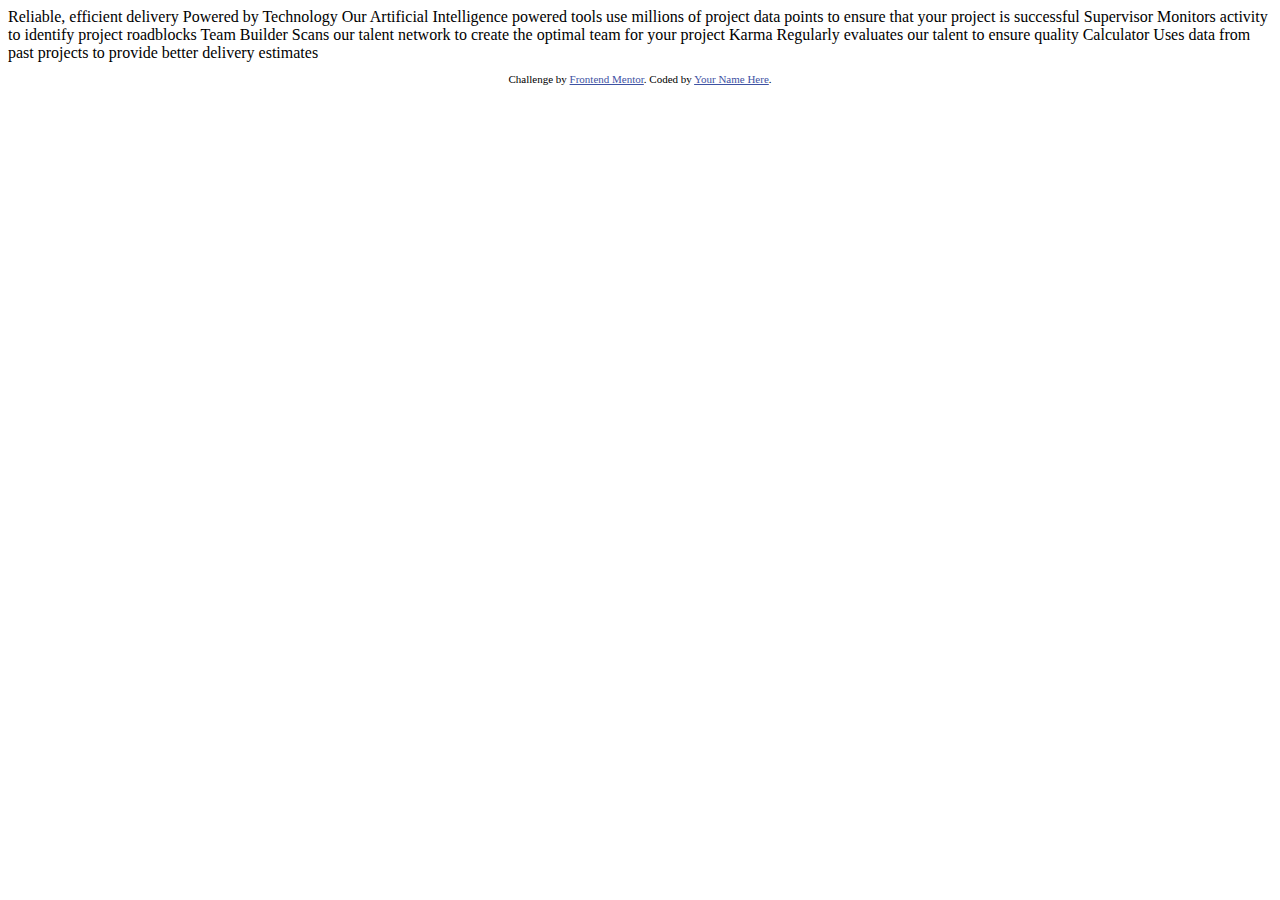
<file: 13_Four-card-feature-section-master/index.html>
<!DOCTYPE html>
<html lang="en">
<head>
  <meta charset="UTF-8">
  <meta name="viewport" content="width=device-width, initial-scale=1.0"> <!-- displays site properly based on user's device -->

  <link rel="icon" type="image/png" sizes="32x32" href="./images/favicon-32x32.png">
  
  <title>Frontend Mentor | Four card feature section</title>

  <!-- Feel free to remove these styles or customise in your own stylesheet 👍 -->
  <style>
    .attribution { font-size: 11px; text-align: center; }
    .attribution a { color: hsl(228, 45%, 44%); }
  </style>
</head>
<body>
  
  Reliable, efficient delivery
  Powered by Technology

  Our Artificial Intelligence powered tools use millions of project data points 
  to ensure that your project is successful

  Supervisor
  Monitors activity to identify project roadblocks

  Team Builder
  Scans our talent network to create the optimal team for your project

  Karma
  Regularly evaluates our talent to ensure quality

  Calculator
  Uses data from past projects to provide better delivery estimates

  
  <footer>
    <p class="attribution">
      Challenge by <a href="https://www.frontendmentor.io?ref=challenge" target="_blank">Frontend Mentor</a>. 
      Coded by <a href="#">Your Name Here</a>.
    </p>
  </footer>
</body>
</html>
</file>
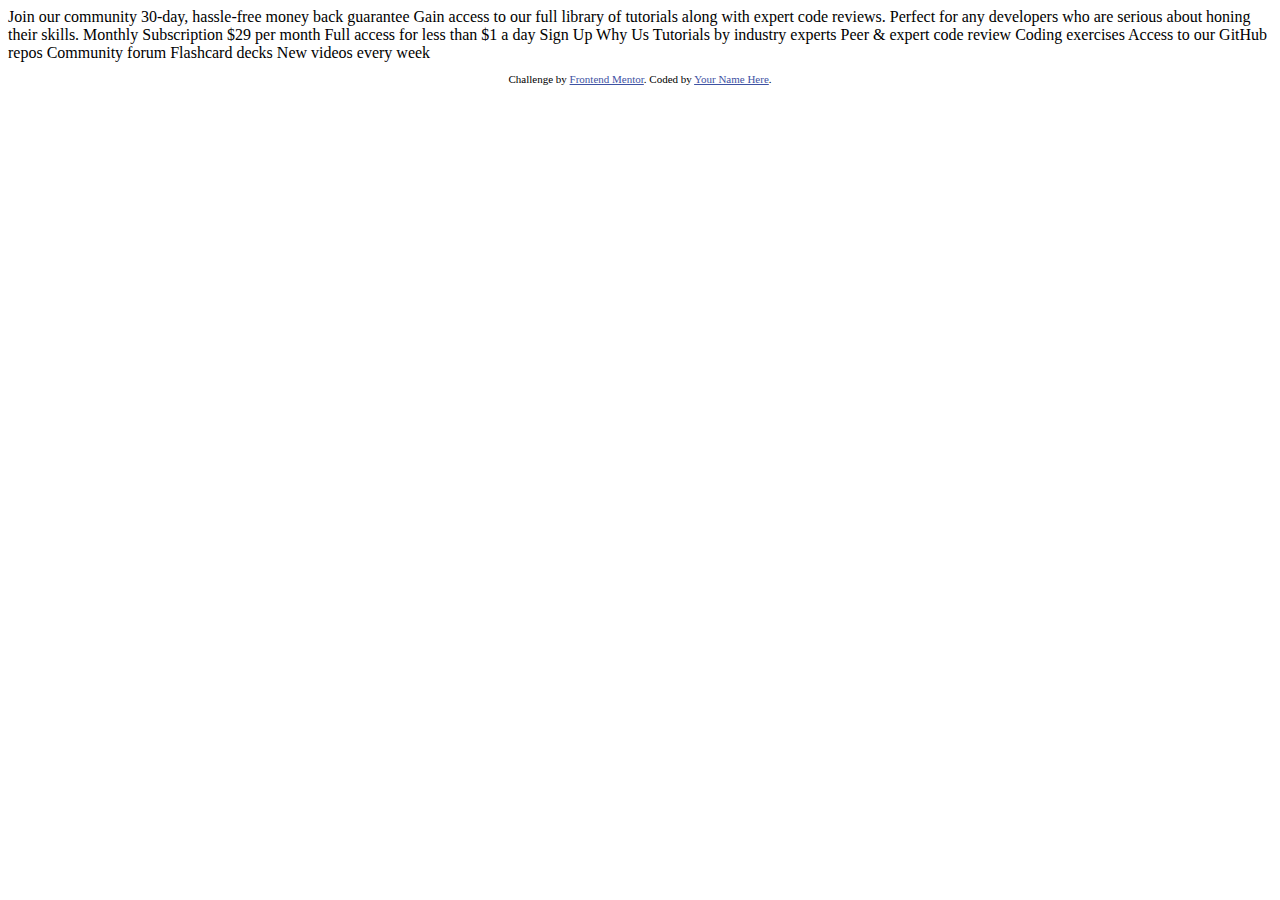
<file: 14_Single-price-grid-component-master/index.html>
<!DOCTYPE html>
<html lang="en">
<head>
  <meta charset="UTF-8">
  <meta name="viewport" content="width=device-width, initial-scale=1.0"> <!-- displays site properly based on user's device -->

  <link rel="icon" type="image/png" sizes="32x32" href="./images/favicon-32x32.png">
  
  <title>Frontend Mentor | Single Price Grid Component</title>

  <!-- Feel free to remove these styles or customise in your own stylesheet 👍 -->
  <style>
    .attribution { font-size: 11px; text-align: center; }
    .attribution a { color: hsl(228, 45%, 44%); }
  </style>
</head>
<body>
  Join our community

  30-day, hassle-free money back guarantee

  Gain access to our full library of tutorials along with expert code reviews. 
  Perfect for any developers who are serious about honing their skills.

  Monthly Subscription

  &dollar;29 per month

  Full access for less than &dollar;1 a day

  Sign Up

  Why Us

  Tutorials by industry experts
  Peer &amp; expert code review
  Coding exercises
  Access to our GitHub repos
  Community forum
  Flashcard decks
  New videos every week
  
  <footer>
    <p class="attribution">
      Challenge by <a href="https://www.frontendmentor.io?ref=challenge" target="_blank">Frontend Mentor</a>. 
      Coded by <a href="#">Your Name Here</a>.
    </p>
  </footer>
</body>
</html>
</file>
<file: 01_Recipe page/style.css>
* {
    margin: 0;
    padding: 0;
    box-sizing: border-box;
}

html {
    font-size: 16px;
    line-height: 1.5;
}

/* FONTS */
.young-serif-regular {
    font-family: "Young Serif", system-ui;
    font-weight: 400;
    font-style: normal;
}

.outfit-font {
    font-family: "Outfit", system-ui;
    font-optical-sizing: auto;
    font-style: normal;
}

.container {
    /* height: 100%;
    width: 100%; */
    min-height: 100vh;
    background-color: hsl(30, 54%, 90%);
    display: flex;
    justify-content: center;
    /* Mobile */
    align-items: center;
    padding: 1em;
}

.card {
    /* width: clamp(300px, 35vw, 600px); */
    min-height: 50vh;
    width: 90%;
    max-width: 600px;
    padding: 1.5em;
    margin: 0 auto;
    background-color: hsl(0, 0%, 100%);
    border-radius: 1em;
    box-shadow: 0 4px 8px rgba(0, 0, 0, 0.1);
}

@media (min-width: 768px) {
    .card {
        width: 80%;
    }
}

@media (min-width: 1024px) {
    .card {
        width: 60%;
    }
}

.image-section,
img {
    max-width: 100%;
    border-radius: 0.5em;
}

/* SECTION 1 */

.section-one {
    padding: 0.5em;
}

h1 {
    font-family: "Young Serif", system-ui;
    font-style: normal;
    font-size: 1.5rem;
}

p,
table {
    /* font-size: 1em; */
    color: hsl(30, 10%, 34%);
}

/* SECTION 2 */

.section-two {
    width: 100%;
    padding: 0.5em;
    background-color: hsl(330, 100%, 98%);
    border-radius: 0.5em;
}

h3 {
    margin: 0.5em;
    color: hsl(332, 51%, 32%);
    font-weight: 600;
}

.section-two>ul {
    padding: 0.5em;
    margin: 0.5em;
    font-weight: 400;
    /* font-size: 1em; */
    color: hsl(24, 5%, 18%);
}

/* SECTION 3 */
.section-three {
    margin: 1em 0;
}

h2 {
    color: hsl(14, 45%, 36%);
    margin: 0.5em 0;
}

ul {
    margin-top: 0.5em;
    color: hsl(30, 10%, 34%);
    line-height: 180%;
    list-style-position: inside;
}

hr {
    border: 0.1px solid hsl(30, 18%, 87%);
}

/* SECTION 4 */

.section-four {
    margin: 1em 0;
}

ol {
    margin-top: 0.5em;
    color: hsl(30, 10%, 34%);
    list-style-position: inside;
    line-height: 130%;
    text-indent: 1%;
}

ol li::marker {
    color: hsl(14, 45%, 36%);
}

li+li {
    margin-top: 0.5em;
}

/* SECTION 5 */

.section-five {
    margin: 1em 0;
}

table {
    width: 95%;
    border-collapse: collapse;
    margin: 1em;
}

td {
    /* width: 90%;   */
    padding: 0.5em;
    text-align: left;
    border-bottom: 0.1px solid hsl(30, 18%, 87%);
}

tr:last-child td {
    border-bottom: none;
}

.values {
    color: hsl(14, 45%, 36%);
    font-weight: 600;
}

@media (max-width: 768px) {
    html {
        font-size: 14px;
        /* Smaller screens, smaller base font */
    }
}
</file>
<file: 02_Social-links-profile/style.css>
@import url('https://fonts.googleapis.com/css2?family=Inter:ital,opsz,wght@0,14..32,100..900;1,14..32,100..900&display=swap');

* {
    margin: 0;
    padding: 0;
    box-sizing: border-box;
    font-family: var(--inter);
}

:root {
    /* Root Colors */
    --Green: hsl(75, 94%, 57%);
    --White: hsl(0, 0%, 100%);
    --Grey700: hsl(0, 0%, 20%);
    --Grey800: hsl(0, 0%, 12%);
    --Grey900: hsl(0, 0%, 8%);
    /* Root fonts */
    --inter: "Inter", system-ui;
}

.container {
    min-width: 100%;
    min-height: 100vh;
    background-color: var(--Grey900);
    display: flex;
    justify-content: center;
    align-items: center;
    font-size: 14px;
}

.card {
    width: 23vw;
    height: auto;
    background-color: var(--Grey800);
    border-radius: 0.5em;
    display: flex;
    flex-direction: column;
    align-items: center;
    padding: 2em;
    box-shadow: 0 4px 8px rgba(0, 0, 0, 0.2);
}

/* Image design */

.profile-image>img {
    width: 7vw;
    /*for desktop */
    max-width: 100px;
    border-radius: 50%;
    padding: 0.5em;
}

/* Profile Name */

.name {
    color: var(--White);
    font-weight: 600;
    font-size: 1.5rem;
}

/* Address */

.address {
    color: var(--Green);
    font-weight: 600;
    line-height: 250%;
}

/* Quotation */

.quotation {
    color: var(--White);
    font-weight: 400;
    line-height: 350%;
}

.address,
.quotation {
    font-size: 0.8rem;
}

/* Buttons  */
button {
    width: clamp(150px, 20vw, 300px);
    /* width: 20vw; */
    height: 5vh;
    background-color: var(--Grey700);
    border: none;
    margin: 0.5em;
    padding: 0.5em;
    border-radius: 0.5em;
    color: var(--White);
    cursor: pointer;
}

button:hover {
    background-color: var(--Green);
    color: var(--Grey900);
}

@media screen and (max-width:1000px) {
    .card {
        width: 50vw;
    }
}


.attribution {
    font-size: 11px;
    text-align: center;
}

.attribution a {
    color: hsl(228, 45%, 44%);
}

@media screen and (max-width: 1440px) {
    .card {
        width: 30vw;
    }
}

@media screen and (max-width: 1000px) {
    .card {
        width: 40vw;
    }

    button {
        width: 30vw;
    }
}

@media screen and (max-width: 600px) {
    .card {
        width: 80vw;
    }

    button {
        width: 60vw;
    }
}

@media screen and (max-width: 375px) {
    .card {
        width: 90vw;
        padding: 1em;
    }

    .name {
        font-size: 1.2rem;
    }

    button {
        width: 80vw;
    }

    .profile-image>img {
        width: 20vw;
        max-width: 80px;
    }
}
</file>
<file: 03_Blog-preview-card/style.css>
@import url('https://fonts.googleapis.com/css2?family=Figtree:ital,wght@0,300..900;1,300..900&display=swap');

* {
    margin: 0;
    padding: 0;
    box-sizing: border-box;
    font-family: var(--figtree);
}

:root {
    --Yellow: hsl(47, 88%, 63%);
    --White: hsl(0, 0%, 100%);
    --Gray500: hsl(0, 0%, 42%);
    --Gray950: hsl(0, 0%, 7%);
    /* font */
    --figtree: "Figtree", sans-serif;
}

.container {
    width: 100vw;
    height: 100vh;
    background-color: var(--Yellow);
    display: flex;
    justify-content: center;
    align-items: center;
}

.card {
    width: 30vw;
    height: 80vh;
    background-color: var(--White);
    border-radius: 1em;
    border: 1px solid;
    box-shadow: 10px 10px;
}

.illustration-img {
    width: 100%;
    padding: 1.5em;
    border-radius: 2.5em;
}

.label {
    margin: 1.5em;
    padding: 0.5em;
    background-color: var(--Yellow);
    border-radius: 5px;
    font-weight: 800;
    font-size: 0.9em;
}

.date {
    margin: 1.2em 1.5em;
    font-size: 0.8em;
    font-weight: 600;
}

h1 {
    margin: 0 0.5em;
    font-weight: 800;
}

.definition {
    /* margin: 1em; */
    padding: 1em;
    color: var(--Gray500);
    font-size: 0.9em;
    font-weight: 500;
}

.profile {
    padding: 1em;
    display: flex;
    justify-content: left;
    align-items: center;
}

.profile-image {
    width: 2.5vw;
}

.author-name {
    padding: 1em;
    font-weight: 900;
    font-size: 0.7em;
}

.attribution {
    font-size: 11px;
    text-align: center;
    background-color: var(--Yellow);
}

.attribution a {
    color: hsl(228, 45%, 44%);
}
</file>
<file: 04_Results-summary-component/style.css>
@import url('https://fonts.googleapis.com/css2?family=Hanken+Grotesk:ital,wght@0,100..900;1,100..900&display=swap');

* {
    margin: 0;
    padding: 0;
    box-sizing: border-box;
    font-size: 18px;
    font-family: var(--HankenGrotesk);
}

:root {
    /* Colors */
    --LightRed: hsl(0, 100%, 67%);
    --OrangeYellow: hsl(39, 100%, 56%);
    --GreenTeal: hsl(166, 100%, 37%);
    --CobaltBlue: hsl(234, 85%, 45%);
    /* Gradients Backgrounds */
    --LightSlateBlue: hsl(252, 100%, 67%);
    --LightRoyalBlue: hsl(241, 81%, 54%);
    /* Gradients Circle */
    --VioletBlue: hsla(256, 72%, 46%, 1);
    --PersianBlue: hsla(241, 72%, 46%, 0);
    /* Neutral */
    --White: hsl(0, 0%, 100%);
    --PaleBlue: hsl(221, 100%, 96%);
    --LightLavender: hsl(241, 100%, 89%);
    --DarkGrayBlue: hsl(224, 30%, 27%);
    /* Font */
    --HankenGrotesk: "Hanken Grotesk", sans-serif;
}

.container {
    width: 100vw;
    height: 100vh;
    display: flex;
    justify-content: center;
    align-items: center;
    position: relative;
}

.card1,
.card2 {
    width: 18vw;
    height: 50vh;
    border-radius: 1em;
    display: flex;
    justify-content: center;
    align-items: center;
    flex-direction: column;
    padding: 1rem;
    box-shadow: 0.3em 0.3em 1em rgb(0 0 0 / 10%);;
}

.card1 {
    background-image: linear-gradient(var(--LightSlateBlue), var(--LightRoyalBlue));
}

.your-result {
    color: var(--LightLavender);
    /* padding: 1em; */
    /* margin: 1em; */
}

.gradient-circle {
    height: 20vh;
    width: 10vw;
    background-color: black;
    background: radial-gradient(var(--PersianBlue), var(--VioletBlue));
    border-radius: 50%;
    display: flex;
    justify-content: center;
    align-items: center;
    flex-direction: column;
    padding: 1em;
    margin: 1em;
}

.result-value {
    font-size: 3rem;
    color: var(--White);
    font-weight: 600;
}

.total-value {
    font-size: 0.7em;
    color: var(--LightLavender);
}

.greeting {
    font-size: 1.3rem;
    font-weight: 600;
    color: var(--White);
    margin-bottom: 0.5em;
}

.instruction {
    font-size: 0.7rem;
    text-align: center;
    padding: 0 2.5em;
    color: var(--LightLavender);
}

.card2 {
    background-color: var(--White);
}

.summary {
    text-align: left;
    font-weight: 700;
    align-self: flex-start;
    padding: 1em;
}

.result {
    width: 100%;
    margin: 1em;
    padding: 0.5em;
}

.result-heading {
    font-size: 0.8em;
    font-weight: 600;
}

.acheived-marks {
    color: var(--DarkGrayBlue);
    font-size: 0.8em;
}

strong {
    font-size: 0.8rem;
    font-weight: 900;
}

.reaction,
.memory,
.verbal,
.visual {
    padding: 0.5em;
    display: flex;
    justify-content: space-between;
    border-radius: 5px;
    margin-bottom: 0.8em;
}

.reaction {
    background-color: hsl(0, 100%, 67%, 0.1);
    color: var(--LightRed);
}

.memory {
    background-color: hsl(39, 100%, 56%, 0.1);
    color: var(--OrangeYellow);
}

.verbal {
    background-color: hsl(166, 100%, 37%, 0.1);
    color: var(--GreenTeal);
}

.visual {
    background-color: hsl(234, 85%, 45%, 0.1);
    color: var(--CobaltBlue);
}

img {
    margin-right: 0.5em;
}

.continue{
    width: 100%;
    padding: 0.5em;
    margin: 0 0.5em;
    margin-bottom: 1.5em;
    border: none;
    border-radius: 30px;
    background-color: var(--DarkGrayBlue);
}

.attribution {
    position: absolute;
    bottom: 0%;
    display: block;
    font-size: 11px;
    text-align: center;
}

.attribution a {
    font-size: 1em;
    color: hsl(228, 45%, 44%);
}
</file>
<file: 05_Product-preview-card-component/style.css>
@import url('https://fonts.googleapis.com/css2?family=Fraunces:ital,opsz,wght@0,9..144,100..900;1,9..144,100..900&family=Montserrat:ital,wght@0,100..900;1,100..900&display=swap');

* {
    margin: 0;
    padding: 0;
    box-sizing: border-box;
    font-optical-sizing: auto;
    font-style: normal;
}

:root {
    /* Primary Color*/
    --DarkCyan: hsl(158, 36%, 37%);
    --Cream: hsl(30, 38%, 92%);
    /* Neutral Color  */
    --VeryDarkBlue: hsl(212, 21%, 14%);
    --DarkGrayishBlue: hsl(228, 12%, 48%);
    --White: hsl(0, 0%, 100%);
    /* Fonts */
    --Montserrat: "Montserrat", sans-serif;
    --Fraunces: "Fraunces", system-ui;
}

html {
    font-size: 14px;
}

.container {
    width: 100%;
    min-height: 100vh;
    background-color: var(--Cream);
    display: flex;
    justify-content: center;
    align-items: center;
    padding: 20px;
    position: relative;
}

.card {
    width: clamp(300px, 50vw, 450px);
    /* Scales from 300px (mobile) to 450px (desktop) */
    /* On a viewport width of 1000px, 50vw would calculate to 500px, but since we set a max value of 450px, the card will be 450px wide. On smaller screens, where 50vw calculates to less than 300px, the card will stay at 300px. */
    max-height: 100%;
    max-width: 100%;
    width: 90vw;
    border-radius: 4%;
    background-color: var(--White);
    /* display: flex;
    flex-direction: column;
    align-items: center; */
    box-shadow: 0 4px 12px rgba(0, 0, 0, 0.1);
}

.perfume-mobile-img {
    width: 100%;
    height: auto;
    border-top-left-radius: 4%;
    border-top-right-radius: 4%;
}

.product-detail {
    padding: 1.5rem;
    display: flex;
    flex-direction: column;
    gap: 1rem;
    text-align: left;
}

.product-name {
    font-weight: 600;
    letter-spacing: 3px;
    text-transform: uppercase;
}

.product-name,
.product-description {
    font-family: var(--Montserrat);
    color: var(--DarkGrayishBlue);
    font-size: 0.7rem;
}

.product-detail>h1 {
    font-family: var(--Fraunces);
    font-size: 1.7rem;
    line-height: 2rem;
    margin: 0.8rem 0;
}

.product-description {
    font-weight: 500;
    line-height: 1.5;
    text-align: left;
}

.product-pricing {
    display: flex;
    align-items: baseline;
    gap: 1rem;
}

.product-price {
    font-family: var(--Fraunces);
    font-size: 1.5rem;
    color: var(--DarkCyan);
}

.product-original-price {
    font-family: var(--Montserrat);
    font-size: 0.7rem;
    color: var(--DarkGrayishBlue);
    text-decoration: line-through;
    align-self: center;

}

.add-to-card {
    width: 100%;
    padding: 1rem;
    margin: 1rem 0;
    border: none;
    border-radius: 5px;
    background-color: var(--DarkCyan);
    color: var(--White);
    display: flex;
    align-items: center;
    justify-content: center;
    gap: 0.5rem;
    font-family: var(--Montserrat);
    font-size: 0.7rem;
    font-weight: 600;
    cursor: pointer;
}

.add-to-card>img {
    width: 1em;
    height: auto;
    margin-right: 5px;
}

.attribution {
    font-size: 11px;
    text-align: center;
    position: absolute;
    bottom: 0%;
}

.attribution a {
    color: hsl(228, 45%, 44%);
}

/* Tablet and above */
@media (min-width: 768px) {
    .card {
        width: 50vw;
        /* Takes up 50% of the viewport width on tablets */
    }
}

/* Desktop */
@media (min-width: 1024px) {
    .card {
        width: 40vw;
        /* Scales down for desktops */
        max-width: 450px;
        /* Restrict max width on large screens */
    }
}
</file>
<file: 06_QR-code-component/style.css>
@import url('https://fonts.googleapis.com/css2?family=Outfit:wght@100..900&display=swap');

* {
    margin: 0;
    padding: 0;
    box-sizing: border-box;
    font-optical-sizing: auto;
    font-style: normal;
}

:root {
    --Slate300: hsl(212, 45%, 89%);
    --Slate500: hsl(216, 15%, 48%);
    --Slate900: hsl(218, 44%, 22%);
    --White: hsl(0, 0%, 100%);
}

html {
    font-family: "Outfit", sans-serif;
    font-size: 15px;
    font-weight: 400;
}

main {
    width: 100%;
    height: 100vh;
    background-color: var(--Slate300);
    display: flex;
    justify-content: center;
    align-items: center;
    padding: 1.5rem;
    position: relative;
}

.card {
    width: clamp(300px, 40vw, 600px);
    height: fit-content;
    background-color: var(--White);
    padding: 1rem;
    border-radius: 1rem;
    box-shadow: 0px 4px 12px rgb(0, 0, 0, 0.1);
}

.card>img {
    width: 100%;
    border-radius: 0.5rem;
}

.image-heading,
.img-description {
    text-align: center;
    margin: 1rem;
}

.image-heading {
    font-size: 1.4rem;
    font-weight: 700;
    color: var(--Slate900);
}

.img-description {
    font-size: 0.7rem;
    color: var(--Slate500);
}

.attribution {
    font-size: 11px;
    text-align: center;
    position: absolute;
    bottom: 0%;
}

.attribution a {
    color: hsl(228, 45%, 44%);
}

@media (max-width:375px) {
    .card {
        width: 90vw;
        min-width: unset;
    }
}

@media (min-width:768px) {
    .card {
        width: 40vw;
    }

    html {
        font-size: 16px;
    }

    .image-heading {
        font-size: 1.6rem;
    }

    .img-description {
        font-size: 0.8rem;
    }
}

@media (min-width:1024px) {
    .card {
        width: 40vw;
        max-width: 350px;
    }

    html {
        font-size: 18px;
    }

    .image-heading {
        font-size: 1.8rem;
    }

    .img-description {
        font-size: 0.9rem;
    }
}
</file>
<file: 07_NFT-preview-card-component/style.css>
@import url('https://fonts.googleapis.com/css2?family=Outfit:wght@100..900&display=swap');

* {
    margin: 0;
    padding: 0;
    box-sizing: border-box;
    font-optical-sizing: auto;
    font-style: normal;
}

:root {
    /* Primary Color */

    --SoftBlue: hsl(215, 51%, 70%);
    --Cyan: hsl(178, 100%, 50%);

    /* Neutral Color*/

    --VeryDarkBlue-mainBG: hsl(217, 54%, 11%);
    --VeryDarkBlue-cardBG: hsl(216, 50%, 16%);
    --VeryDarkBlue: hsl(215, 32%, 27%);
    --White: hsl(0, 0%, 100%);
}

html {
    font-family: "Outfit", sans-serif;
    /* font-size: 18px; */
    font-size: clamp(16px, 2vw, 18px);
    font-weight: 400;
}

main {
    width: 100%;
    height: 100vh;
    background-color: var(--VeryDarkBlue-mainBG);
    display: flex;
    justify-content: center;
    align-items: center;
    position: relative;
}

.card {
    width: clamp(300px, 50vw, 600px);
    max-width: 600px;
    height: fit-content;
    background-color: var(--VeryDarkBlue-cardBG);
    padding: 0.8rem;
    margin: 1rem;
    border-radius: 0.6rem;
}

.nft-img,
.img-container {
    width: 100%;
    height: auto;
    border-radius: 0.3rem;
}

.img-container {
    display: flex;
    justify-content: center;
    align-items: center;
    position: relative;
    width: 100%;
    height: auto;
}

.hover {
    position: absolute;
    opacity: 0;
}

.hover-img {
    width: 1.8rem;
}

.name,
.nft-name,
.hover,
.nft-img {
    transition: color 0.3s ease, opacity 0.3 ease, tranform 0.3 ease;
}

.img-container:hover .nft-img {
    opacity: 0.2;
    cursor: pointer;
}

.img-container:hover {
    background-color: var(--Cyan);
}

.img-container:hover .hover {
    opacity: 1;
}

.nft-name {
    font-size: clamp(0.8rem, 2vw, 1rem);
    font-weight: 600;
    color: var(--White);
    margin: 0.6rem 0;
}

.nft-details {
    font-size: clamp(0.7rem, 1.2vw, 0.9rem);
    /* font-size: 0.6rem; */
    padding-right: 0.8rem;
    color: var(--SoftBlue);
    line-height: 1.5;
}

.ethereum-detail {
    display: flex;
    justify-content: space-between;
}

.value,
.time {
    display: flex;
    justify-content: center;
    align-items: center;
    gap: 0.4rem;
    margin-top: 0.5rem;
}

.ethereum-icon {
    width: 0.5rem;
}

.ethereum-val {
    font-size: 0.7rem;
    color: var(--Cyan);
    align-self: center;
    font-weight: 600;
}

.clock-icon {
    width: 0.8rem;
}

.remaining-time {
    font-size: 0.7rem;
    color: var(--SoftBlue);
}

hr {
    margin: 0.7rem 0;
    background-color: var(--SoftBlue);
    border: none;
    height: 0.1px;
    opacity: 25%;
}

.profile-details {
    display: flex;
    align-items: center;
    gap: 0.6rem;

}

.profile-img {
    width: 1.3rem;
    border-radius: 50%;
    border: 1px solid white;
}

.about-profile {
    font-size: clamp(0.7rem, 1.1vw, 0.9rem);
    color: var(--SoftBlue);
}

.name {
    color: var(--White);
}

.name:hover {
    color: var(--Cyan);
    cursor: pointer;
}

.nft-name:hover {
    color: var(--Cyan);
    cursor: pointer;
}

.attribution {
    font-size: 11px;
    text-align: center;
    position: absolute;
    bottom: 0%;
    color: var(--White);
}

.attribution a {
    color: hsl(228, 45%, 44%);
}

@media (max-width:375px) {
    .card {
        width: 85vw;
    }
}

@media (min-width:768px) {
    .card {
        width: 30vw;
        max-width: 400px;
    }

    .value,
    .time {
        margin-right: 0.4rem;
    }
}

@media (min-width:1024px) {
    .card {
        width: 25vw;
        max-width: 600px;
        padding: 1.5rem;
    }

    .value,
    .time {
        margin-right: 0.6rem;
    }
}
</file>
<file: 08_Order-summary-component/style.css>
@import url('https://fonts.googleapis.com/css2?family=Red+Hat+Display:ital,wght@0,300..900;1,300..900&display=swap');

*,
*::before,
*::after {
    margin: 0;
    padding: 0;
    box-sizing: border-box;
    font-style: normal;
}

:root {
    /* Primary Colors*/
    --PaleBlue: hsl(225, 100%, 94%);
    --BrightBlue: hsl(245, 75%, 52%);
    /* Neutral Colors */
    --VeryPaleBlue: hsl(225, 100%, 98%);
    --DesaturatedBlue: hsl(224, 23%, 55%);
    --DarkBlue: hsl(223, 47%, 23%);
}

html {
    font-family: "Red Hat Display", sans-serif;
    font-size: clamp(16px, 2vw, 20px);
    font-weight: 500;
}

/* Main */

main {
    width: 100%;
    height: 100vh;
    background-image: url(images/pattern-background-mobile.svg);
    background-size: cover;
    background-repeat: no-repeat;
    background-position: center;
    background-color: var(--PaleBlue);
    padding: 1rem;
    display: flex;
    justify-content: center;
    align-items: center;
    /* position: relative; */
}

/* Card */

.card {
    width: clamp(300px, 50vw, 600px);
    height: fit-content;
    background-color: white;
    border-radius: 1rem;
    margin: 1rem;
}

/* Hero Image */

.illustration-img {
    width: 100%;
    height: auto;
    border-top-left-radius: 1rem;
    border-top-right-radius: 1rem;
}

/* Card Details */

.card-details {
    display: flex;
    flex-direction: column;
    align-items: center;
    padding: clamp(1rem, 2vw, 2rem);
}

/* Heading */

.heading {
    font-size: clamp(1rem, 2vw, 1.5rem);
    color: var(--DarkBlue);
    font-weight: 900;
}

/* Card Description */

.description {
    font-size: clamp(0.8rem, 0.8vw, 1rem);
    text-align: center;
    line-height: 1rem;
    padding: 1rem;
    color: var(--DesaturatedBlue);
}

/* Purchase Section */

.purchase-div {
    width: 100%;
    display: flex;
    justify-content: center;
    align-items: center;
    gap: 0.8rem;
    background-color: var(--VeryPaleBlue);
    padding: 0.8rem;
    border-radius: 0.5rem;
}

.music-icon {
    width: 2rem;
    max-width: 40px;
}

.purchase-plan {
    font-size: clamp(0.7rem, 1vw, 1rem);
}

.annual-plan {
    font-weight: 900;
    color: var(--DarkBlue);
}

.price {
    color: var(--DesaturatedBlue);
}

.change-plan {
    font-size: clamp(0.6rem, 0.8vw, 0.8rem);
    font-weight: 700;
    color: var(--BrightBlue);
    border: none;
    background-color: var(--VeryPaleBlue);
}

/* Buttons */

.payment-btn,
.cancel-order-btn {
    width: 100%;
    padding: clamp(0.6rem, 1vw, 1rem);
    margin: 0.4rem;
    border: none;
    border-radius: 0.5rem;
    font-size: clamp(0.7rem, 1vw, 1rem);
    font-weight: 700;
}

.payment-btn {
    background-color: var(--BrightBlue);
    color: var(--VeryPaleBlue);
    box-shadow: 0px 7px 10px hsl(245, 75%, 52%, 0.3);
}

.cancel-order-btn {
    color: var(--DesaturatedBlue);
    background-color: white;
}

/* Cursor Pointer */

.change-plan,
.payment-btn,
.cancel-order-btn {
    cursor: pointer;
    transition: all 0.3s ease;
}

/* Hover Effect */

.change-plan:hover {
    text-decoration: none;
    color: var(--DesaturatedBlue);
    transform: scale(1.02);
}

.payment-btn:hover {
    opacity: 0.7;
}

.cancel-order-btn:hover {
    color: var(--DarkBlue);
    transform: scale(1.02);
}

.attribution {
    font-size: 11px;
    text-align: center;
    position: absolute;
    bottom: 0%;
}

.attribution a {
    color: hsl(228, 45%, 44%);
}

/* Responsive */

@media (max-width:300px) {
    .card {
        width: 90vw;
    }
}

@media (min-width:768px) {
    main {
        background-image: url(images/pattern-background-desktop.svg);
        background-size: cover;
        background-repeat: no-repeat;
        background-position: center;
    }

    .card {
        width: 40vw;
    }
}

@media (min-width:1024px) {
    main {
        background-image: url(images/pattern-background-desktop.svg);
        background-size: cover;
        background-repeat: no-repeat;
        background-position: center;
    }

    .card {
        width: 25vw;
        max-width: 550px;
    }
}
</file>
<file: 09_Stats-preview-card-component/style.css>
@import url('https://fonts.googleapis.com/css2?family=Inter:ital,opsz,wght@0,14..32,100..900;1,14..32,100..900&display=swap');
@import url('https://fonts.googleapis.com/css2?family=Lexend+Deca&display=swap');

*,
*::before,
*::after {
  margin: 0;
  padding: 0;
  box-sizing: border-box;
  font-style: normal;
}

:root {
  --VeryDarkBlue-Background: hsl(233, 47%, 7%);
  --DarkDesaturatedBlue-CardBackground: hsl(244, 38%, 16%);
  --Softviolet-accent: hsl(277, 64%, 61%);
  /* (main heading, stats)*/
  --White: hsl(0, 0%, 100%);
  /* (main paragraph) */
  --Slightly-transparent-white-main: hsla(0, 0%, 100%, 0.75);
  /* (stat headings) */
  --Slightly-transparent-white-stat: hsla(0, 0%, 100%, 0.6);
  --DarkBlue: hsl(223, 47%, 23%);
  /* font-family */
  --Inter: "Inter", sans-serif;
  --LexendDeca: "Lexend Deca", system-ui;
}

body {
  font-family: var(--Inter);
  background-color: var(--VeryDarkBlue-Background);
  display: flex;
  justify-content: center;
  align-items: center;
  min-height: 100vh;
  font-size: 15px;
  font-weight: 400;
  position: relative;
}


/* Card */

.card {
  width: 90vw;
  max-width: 1200px;
  background-color: var(--DarkDesaturatedBlue-CardBackground);
  border-radius: 0.3rem;
  display: flex;
  flex-direction: column;
  overflow: hidden;
}

/*  Image */

.image-container {
  width: 100%;
  height: 35vh;
  background-image: url(images/image-header-mobile.jpg);
  background-repeat: no-repeat;
  background-size: cover;
  position: relative;
}

/* Color Overlay for Mobile Image */
.image-container::before {
  content: '';
  position: absolute;
  width: 100%;
  height: 100%;
  background-color: var(--Softviolet-accent);
  mix-blend-mode: multiply;
}

.text-container {
  display: flex;
  flex-direction: column;
  /* align-items: center; */
  flex-wrap: wrap;
  padding: 1.5rem;
  text-align: center;
}

/* Main heading */
.main-heading {
  color: var(--White);
  font-weight: 700;
  font-size: 1.3rem;
}

.main-heading>span {
  color: var(--Softviolet-accent);
}

/* Description */

.description {
  font-size: 0.7rem;
  color: var(--Slightly-transparent-white-main);
  /* padding: 0.6rem; */
  margin: 1rem 0;
  line-height: 1.3rem;
}

/* Statistics */

.statistics {
  display: flex;
  flex-direction: column;
  /* justify-content: space-between; */
  list-style: none;

}

.statistics li {
  text-align: center;
  padding: 1rem;
}

.stat-heading {
  font-size: 1rem;
  color: var(--White);
  text-transform: uppercase;
  font-weight: 700;
}

.stat-name {
  font-size: 0.6rem;
  font-family: var(--LexendDeca);
  text-transform: uppercase;
  color: var(--Slightly-transparent-white-stat);
}

@media (max-width: 450px) {
  body {
    font-size: 18px;
  }

  .card {
    width: 95vw;
    height: 90vh;
  }

  .text-container {
    padding: 2rem;
    text-align: center;
  }

  .main-heading {
    font-size: 1.5rem;
  }

  .description {
    font-size: 1rem;
    padding: 0.8rem;
    line-height: 1.5rem;
  }


  .stat-heading {
    font-size: 1.5rem;
  }

  .stat-name {
    font-size: 1rem;
  }

}

@media (min-width: 768px) {

  .card {
    max-height: 350px;
    flex-direction: row-reverse;
  }

  .image-container {
    width: 50%;
    height: auto;
    background-image: url(images/image-header-desktop.jpg);
    background-size: cover;
  }

  

  .text-container {
    width: 50%;
  }

  .main-heading {
    font-size: 1.5rem;
  }

  .description {
    font-size: 1rem;
    padding: 0.8rem;
    line-height: 1.5rem;
  }

  .statistics {
    flex-direction: row;
  }

  .stat-heading {
    font-size: 1.3rem;
  }

  .stat-name {
    font-size: 0.7rem;
  }

}

@media (min-width: 1024px) {
  .card {
    max-height: 450px;
  }

  .image-container {
    height: auto;
  }


  .text-container {
    padding: 2rem;
    text-align: left;
  }

  .main-heading {
    padding-left: 0.8rem;
    font-size: 2.3rem;
  }

}

.attribution {
  font-size: 11px;
  text-align: center;
  position: absolute;
  bottom: 0;
  left: 40%;
}

.attribution a {
  color: hsl(228, 45%, 44%);
}
</file>
<file: 10_3-column-preview-card-component/style.css>
@import url('https://fonts.googleapis.com/css2?family=Big+Shoulders+Display:wght@700&family=Lexend+Deca&display=swap');

*,
*::before,
*::after {
  margin: 0;
  padding: 0;
  box-sizing: border-box;
  font-style: normal;
}

:root {

  /* Primary Color */
  --Bright-orange: hsl(31, 77%, 52%);
  --Dark-cyan: hsl(184, 100%, 22%);
  --Very-dark-cyan: hsl(179, 100%, 13%);

  /* Neutral Color */
  /* (paragraphs) */
  --Transparent-white: hsla(0, 0%, 100%, 0.75);
  /*  (background, headings, buttons) */
  --Very-light-gray: hsl(0, 0%, 95%);

  /* font-family */
  --LexendDeca: "Lexend Deca", sans-serif;
  --BigShouldersDisplay: "Big Shoulders Display", system-ui;
}

body {
  font-family: var(--LexendDeca);
  font-weight: 400;
  display: flex;
  flex-direction: column;
  justify-content: center;
  align-items: center;
  min-height: 100vh;
  /* font-size: 15px; */
  font-size: clamp(15px, 2vw, 22px);
}

.card {
  width: 80vw;
  margin: 1rem;
  padding: 1rem;
  border-radius: 1rem;
  overflow: hidden;
}

.icon {
  width: 2rem;
}

.heading {
  font-size: 1.5rem;
  font-family: var(--BigShouldersDisplay);
  text-transform: uppercase;
  color: var(--Very-light-gray);
  padding: 1rem 0;
}

.description {
  font-size: 0.8rem;
  color: var(--Transparent-white);
  padding-bottom: 1rem;
  line-height: 1.3rem;
}

.learn-more {
  padding: 0.8rem 1.5rem;
  border: none;
  border-radius: 1rem;
  font-size: 0.8rem;
  background-color: var(--Very-light-gray);
  cursor: pointer;
  transition: all 0.3s ease;
}

.sedan {
  background-color: var(--Bright-orange);
}

.sedan>button {
  color: var(--Bright-orange);
}

.sedan>button:hover {
  background-color: var(--Bright-orange);
}

.suv {
  background-color: var(--Dark-cyan);
}

.suv>button {
  color: var(--Dark-cyan);
}

.suv>button:hover {
  background-color: var(--Dark-cyan);
}

.luxury {
  background-color: var(--Very-dark-cyan);
}

.luxury>button {
  color: var(--Very-dark-cyan);
}

.luxury>button:hover {
  background-color: var(--Very-dark-cyan);
}

.learn-more:hover {
  border: 1.5px solid white;
  color: var(--Very-light-gray);
  transform: scale(1.1);
  transition: transform 0.3s ease;
}

.sedan,
.suv,
.luxury {
  padding: 1.5rem;
  display: flex;
  flex-direction: column;
  justify-content: center;
  align-items: flex-start;
}

@media screen and (max-width:450px) {

  .card {
    width: 90vw;
  }

}

@media screen and (min-width: 768px) {
  body {
    font-size: 18px;
  }

  .card {
    width: 65vw;
    height: max-content;
    display: flex;
  }

  .icon {
    width: 2.5rem;
  }

  .learn-more {
    margin-top: 2rem;
    font-size: 0.8rem;
  }
}

@media screen and (min-width: 1024px) {
  body {
    font-size: 22px;
  }

  .card {
    width: 55vw;
  }
}

.attribution {
  font-size: 11px;
  text-align: center;
}

.attribution a {
  color: hsl(228, 45%, 44%);
}
</file>
<file: 11_profile-card-component/style.css>
@import url('https://fonts.googleapis.com/css2?family=Kumbh+Sans:wght@100..900&display=swap');

*,
*::before,
*::after {
    margin: 0;
    padding: 0;
    box-sizing: border-box;
    font-family: "Kumbh Sans", sans-serif;
    font-style: normal;
    font-optical-sizing: auto;
}

:root {
    --dark-cyan: hsl(185, 75%, 39%);
    --very-dark-blue: hsl(229, 23%, 23%);
    --dark-grayish-blue: hsl(227, 10%, 46%);
    --dark-gray: hsl(0, 0%, 59%);
}

html {
    font-size: clamp(16px, 2vw, 20px);
}

main {
    width: 100%;
    height: 100vh;
    background-color: var(--dark-cyan);
    display: flex;
    justify-content: center;
    align-items: center;
    background-image: url(./images/bg-pattern-top.svg), url(./images/bg-pattern-bottom.svg);
    background-position: right 25vw bottom 25vh, left 25vw top 25vh;
    background-repeat: no-repeat, no-repeat;
}

.card {
    width: clamp(300px, 80vw, 600px);
    max-width: 600px;
    background-color: white;
    border-radius: 0.5rem;
    display: flex;
    flex-direction: column;
    align-items: center;
    overflow: hidden;
    box-shadow: 10px 10px 12px rgb(0, 0, 0, 0.3);
}

/* Profile background image */

.profile-bg {
    width: 100%;
    height: auto;
}

/* Profile image */

.profile-img {
    width: 20vw;
    max-width: 130px;
    border: 0.5vw solid white;
    border-radius: 50%;
    margin-top: -3rem;
    z-index: 1;
}

/* Name */

.name {
    font-size: 1.2rem;
    font-weight: 700;
    padding: 1rem 0 0;
    color: var(--very-dark-blue);
}

.age,
.city {
    color: var(--dark-gray);
    font-weight: 400;
    padding: 0.2rem;
}

hr {
    background-color: var(--dark-gray);
    width: 100%;
    opacity: 0.5;
    margin: 1rem;
}

.followers {
    display: flex;
    justify-content: space-around;
    align-items: center;
    list-style: none;
    width: 100%;
}

.stats {
    font-weight: 700;
    color: var(--very-dark-blue);
}

.social-group {
    font-size: 0.7rem;
    color: var(--dark-grayish-blue);
    letter-spacing: 0.1rem;
    line-height: var(--twenty-four-px);
    margin-bottom: 1rem;
}


@media screen and (min-width: 768px) {
    .card {
        width: 70vw;
    }
}

@media screen and (min-width: 1024px) {
    .card {
        width: 50vw;
    }
}

@media (min-width: 301px) and (max-width: 768px) {
    main {
        background-position: right 41vw bottom 30vh, left 41vw top 34vh;
    }
}

@media (min-width: 769px) {
    main {
        background-position: right 55vw bottom 35vh, left 65vw top 45vh;
    }
}

.attribution {
    font-size: 11px;
    text-align: center;
    position: absolute;
    bottom: 0%;
}

.attribution a {
    color: hsl(228, 45%, 44%);
}
</file>
<file: 12_Social-proof-section-master/style.css>
@import url('https://fonts.googleapis.com/css2?family=League+Spartan:wght@100..900&display=swap');

*,
*::before,
*::after {
    margin: 0;
    padding: 0;
    box-sizing: border-box;
}

:root {
    /* Primary Colors */
    --very-dark-magenta: hsl(300, 43%, 22%);
    --soft-pink: hsl(333, 80%, 67%);

    /* Neutral Colors */
    --dark-grayish-magenta: hsl(303, 10%, 53%);
    --light-grayish-magenta: hsl(300, 24%, 96%);
    --white: hsl(0, 0%, 100%);
}


html {
    font-size: clamp(15px, 2vw, 24px);
    font-family: "League Spartan", sans-serif;
    font-style: normal;
    font-weight: 400;
}

body {
    background-image: url(images/bg-pattern-top-mobile.svg), url(images/bg-pattern-bottom-mobile.svg);
    background-size: cover, cover;
    background-repeat: no-repeat, no-repeat;
    background-position: top, bottom;
    text-align: center;
    padding: 1.5rem;
}

/* Header */

header>h1 {
    color: var(--very-dark-magenta);
    padding: 1rem 0;
}

/* Description */

.description {
    font-size: 0.7rem;
    line-height: 0.8rem;
    color: var(--dark-grayish-magenta);
    font-weight: 500;
}

/* Review Section */
.comment-section {
    margin: 2rem 0;
}

.star {
    width: 0.7rem;
}

.ratings {
    font-size: 0.7rem;
    font-weight: 700;
    margin: 0.5rem 0 0;
    color: var(--very-dark-magenta);
}

.section-1,
.section-2,
.section-3 {
    padding: 0.5rem;
    border-radius: 0.3rem;
    margin: 0.8rem 0;
    background-color: var(--light-grayish-magenta);
}

/* Comment Section */
.comment-section-1,
.comment-section-2,
.comment-section-3 {
    background-color: var(--very-dark-magenta);
    padding: 1rem;
    border-radius: 0.4rem;
    margin: 0.8rem 0;
    text-align: left;

}

.profile-img {
    width: 2rem;
    border-radius: 50%;
}

.name {
    font-size: 0.7rem;
    color: var(--white);
    display: block;
    font-weight: 500;
}

.verified {
    font-size: 0.6rem;
    color: var(--soft-pink);
}

.profile {
    display: flex;
    align-items: center;
    gap: 1rem;
}

.comments {
    font-size: 0.6rem;
    color: var(--light-grayish-magenta);
    padding: 1rem 0;
    line-height: 0.8rem;
}

@media (min-width: 768px) {
    body {
        background-image: url(images/bg-pattern-top-desktop.svg), url(images/bg-pattern-bottom-desktop.svg);
        padding: 3rem;
        font-size: 22px;
    }

    /* Header */

    .text-review-section {
        display: flex;
        justify-content: space-between;
        align-items: center;
        text-align: left;
    }

    .text-container {
        width: 35vw;

    }

    /* Review Section */
    .review {
        width: 100%;
    }

    .section-1,
    .section-2,
    .section-3 {
        width: 60%;
        position: absolute;

    }

    .review {
        position: relative;
        width: 100%;
    }

    .section-1 {
        left: 6rem;
        top: -4rem;
    }

    .section-2 {
        left: 8rem;
        top: -1rem;
    }

    .section-3 {
        left: 10rem;
        top: 2rem;
    }


    .ratings {
        display: inline-block;
    }

    /* Comment Section */

    .comment-section {
        display: flex;
        justify-content: space-between;
        gap: 1.5rem;
        position: relative;
        width: 100%;
    }

    .comment-section-1,
    .comment-section-2,
    .comment-section-3 {
        position: absolute;
        width: 30%;
    }

    .comment-section-1 {
        left: 0rem;
        bottom: -11rem;

    }

    .comment-section-2 {
        left: 15rem;
        bottom: -12rem;
    }

    .comment-section-3 {
        left: 30rem;
        bottom: -13rem;
    }
}

@media (min-width: 1250px) {
    body {
        font-size: 26px;
        margin: 1.5rem;
    }

    .text-container {
        width: 25vw;
    }

    .comment-section-1,
    .comment-section-2,
    .comment-section-3 {
        position: absolute;
        width: 23%;
    }
}

.attribution {
    font-size: 11px;
    text-align: center;
    position: absolute;
    bottom: 0;
}

.attribution a {
    color: hsl(228, 45%, 44%);
}
</file>
